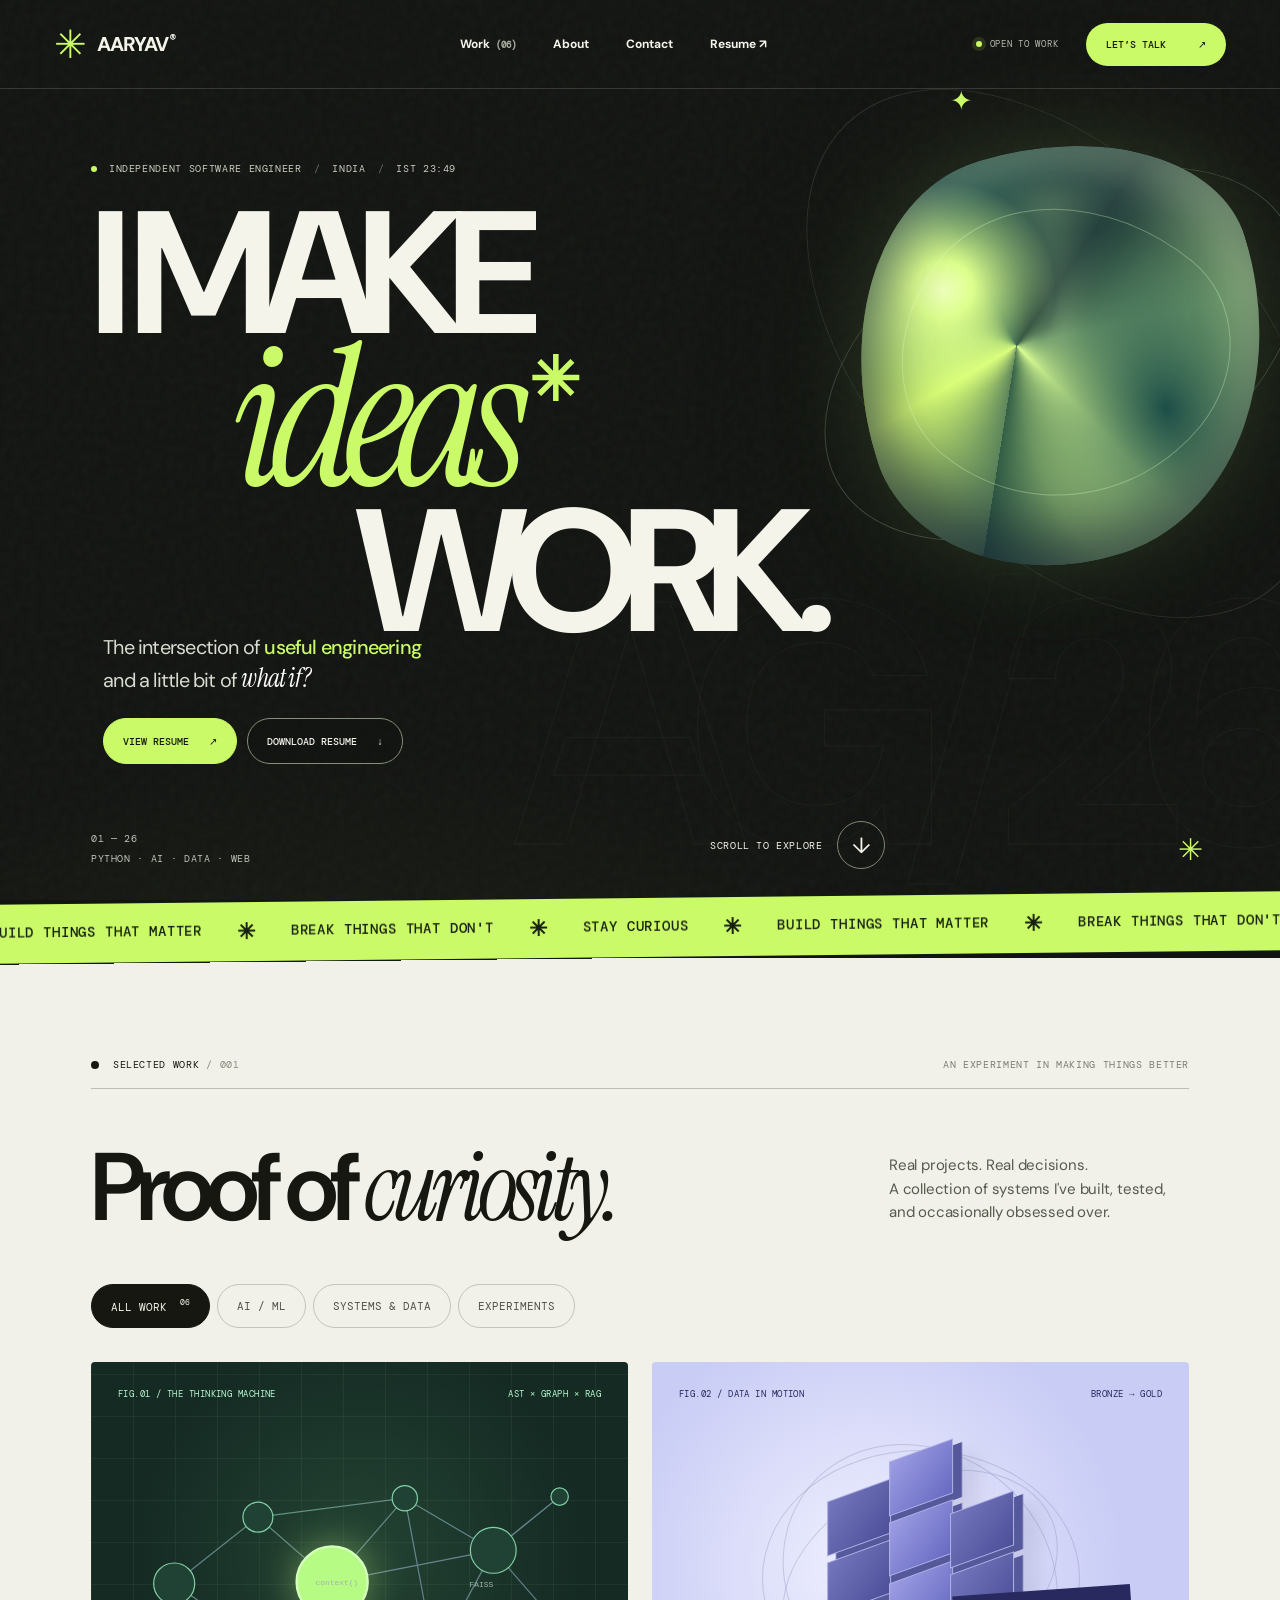
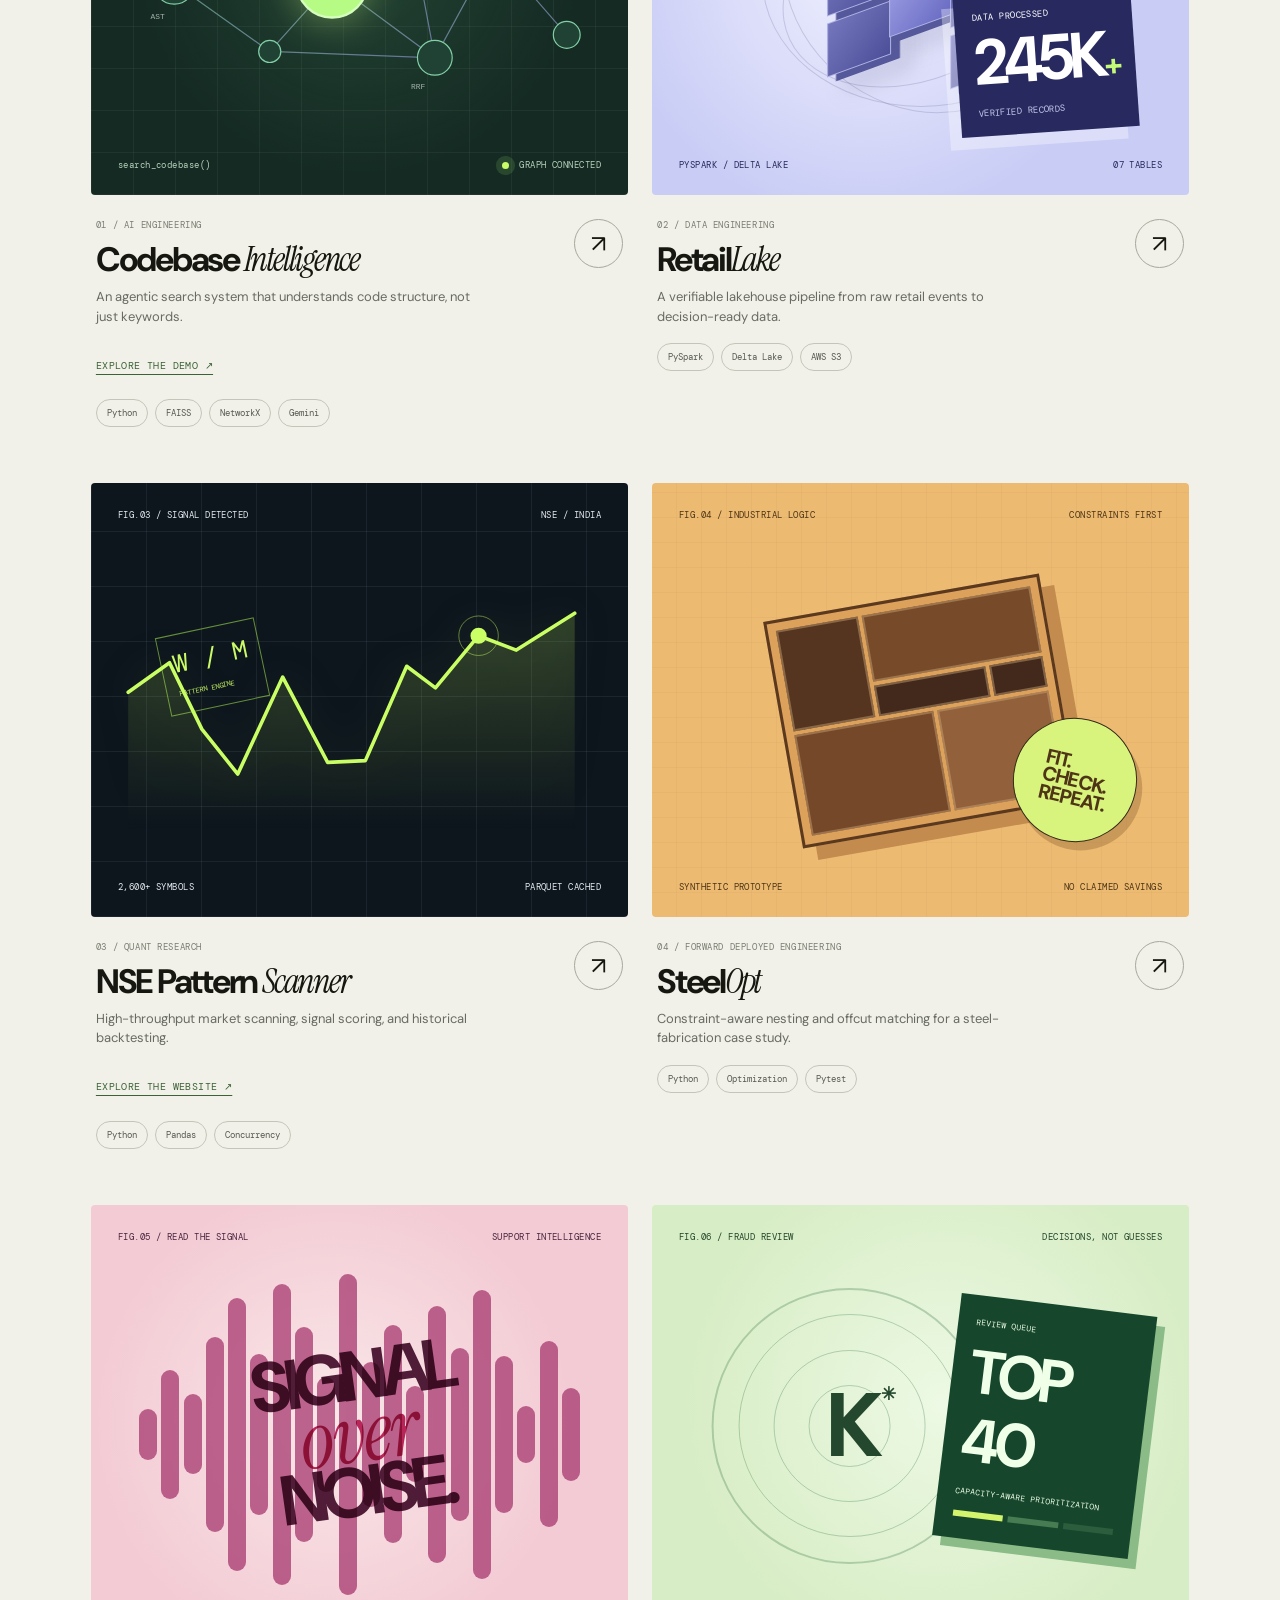
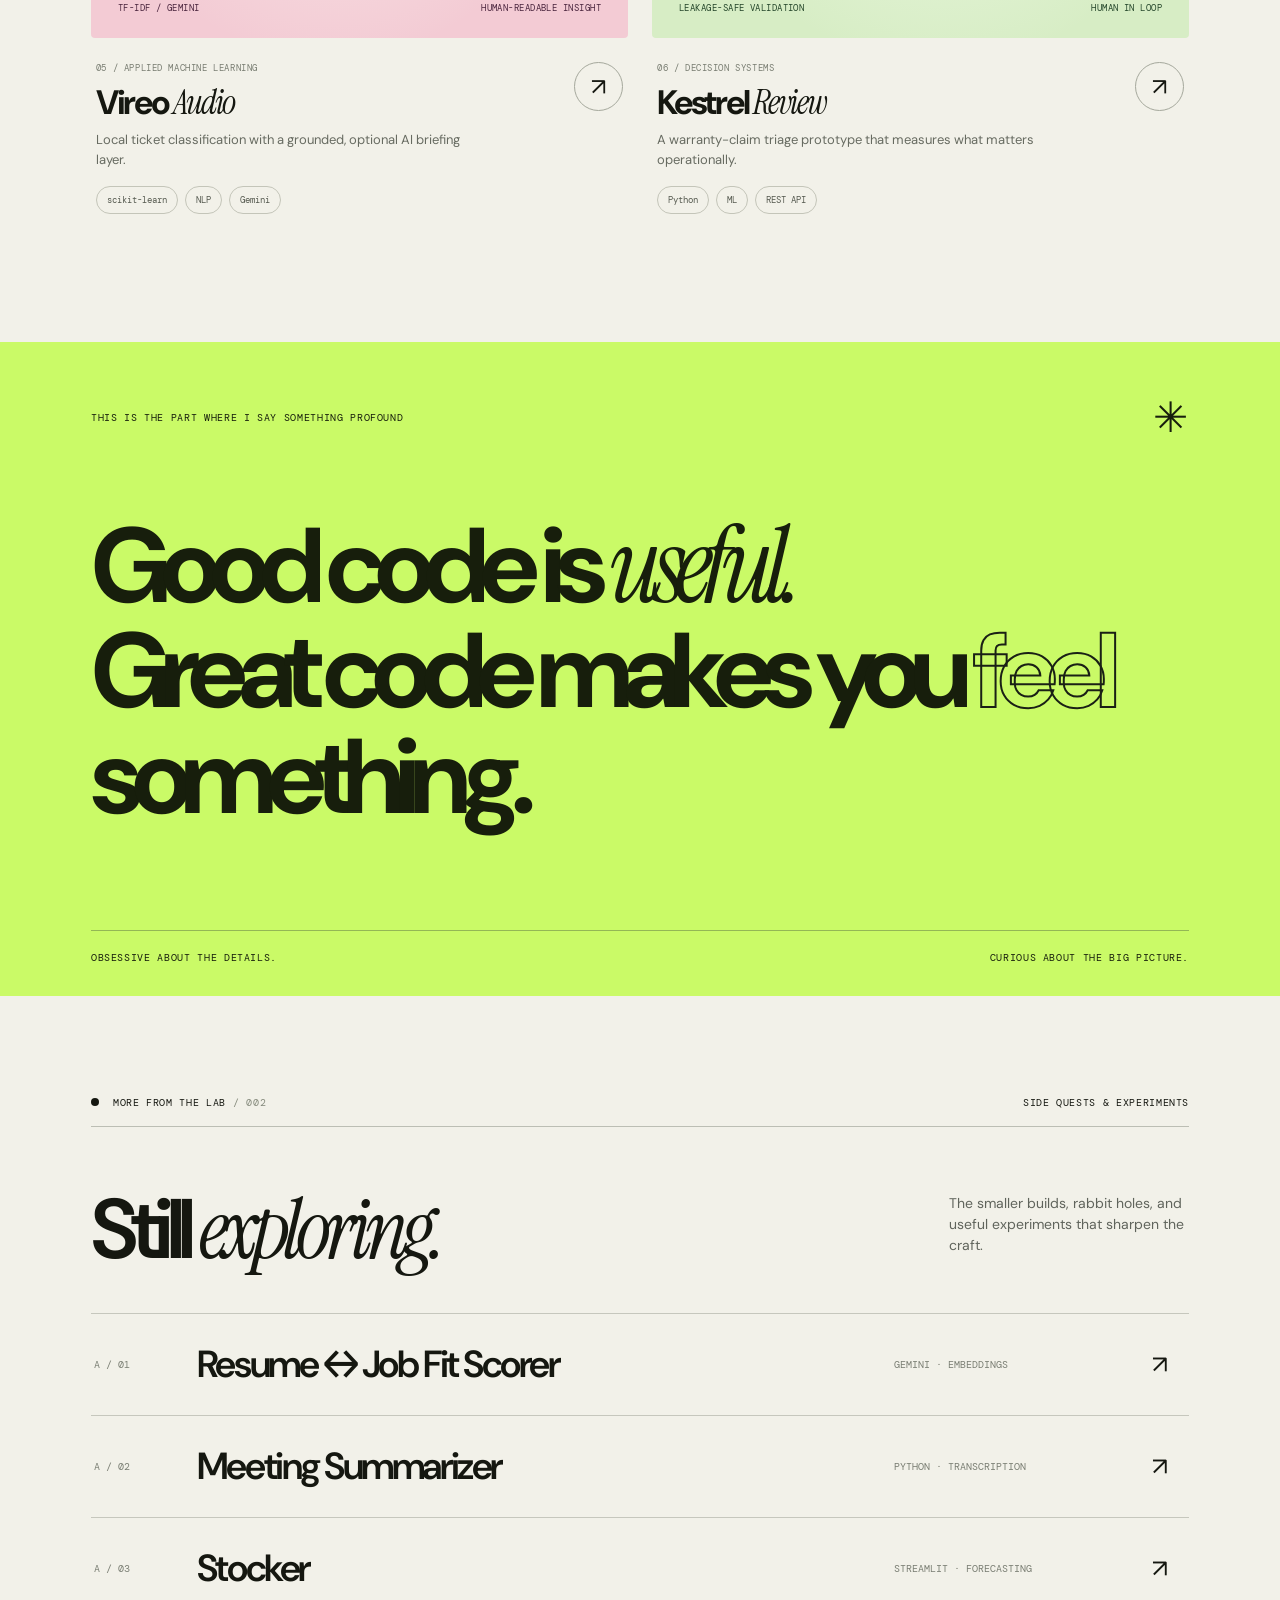
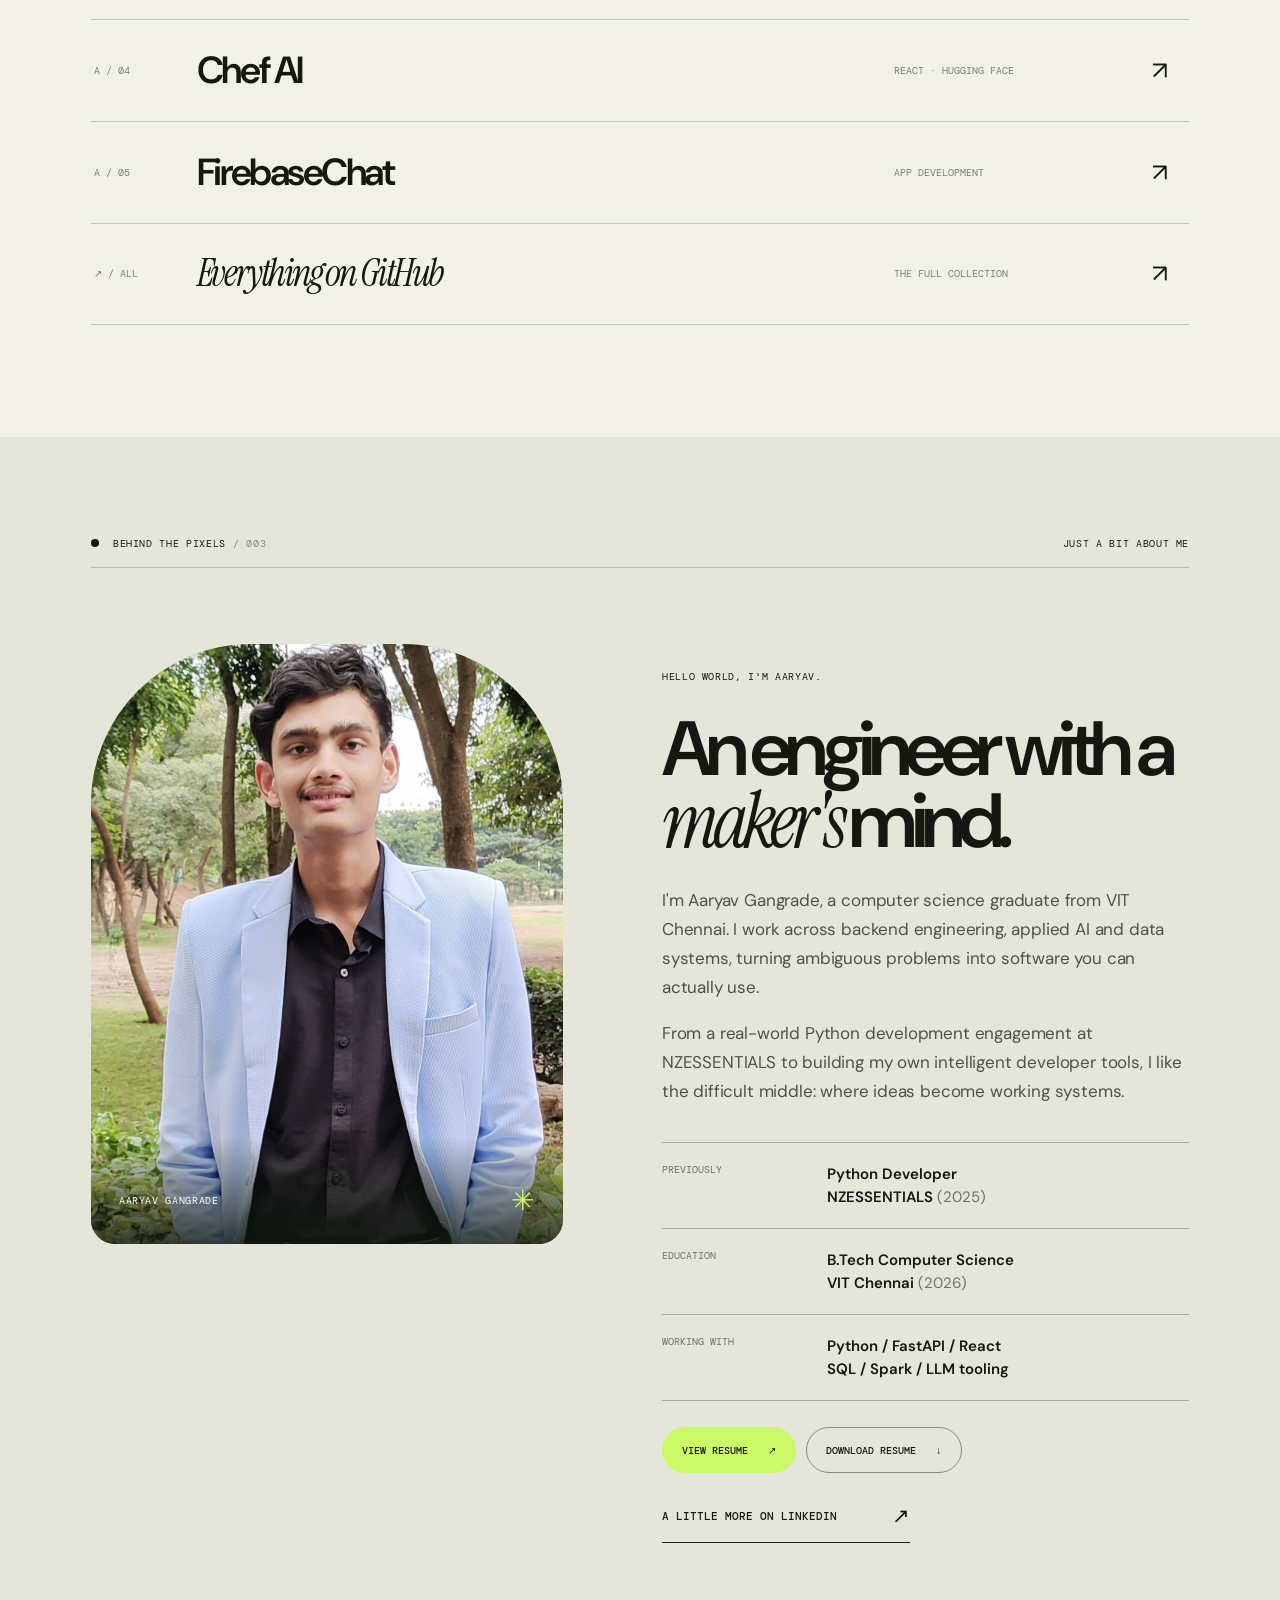
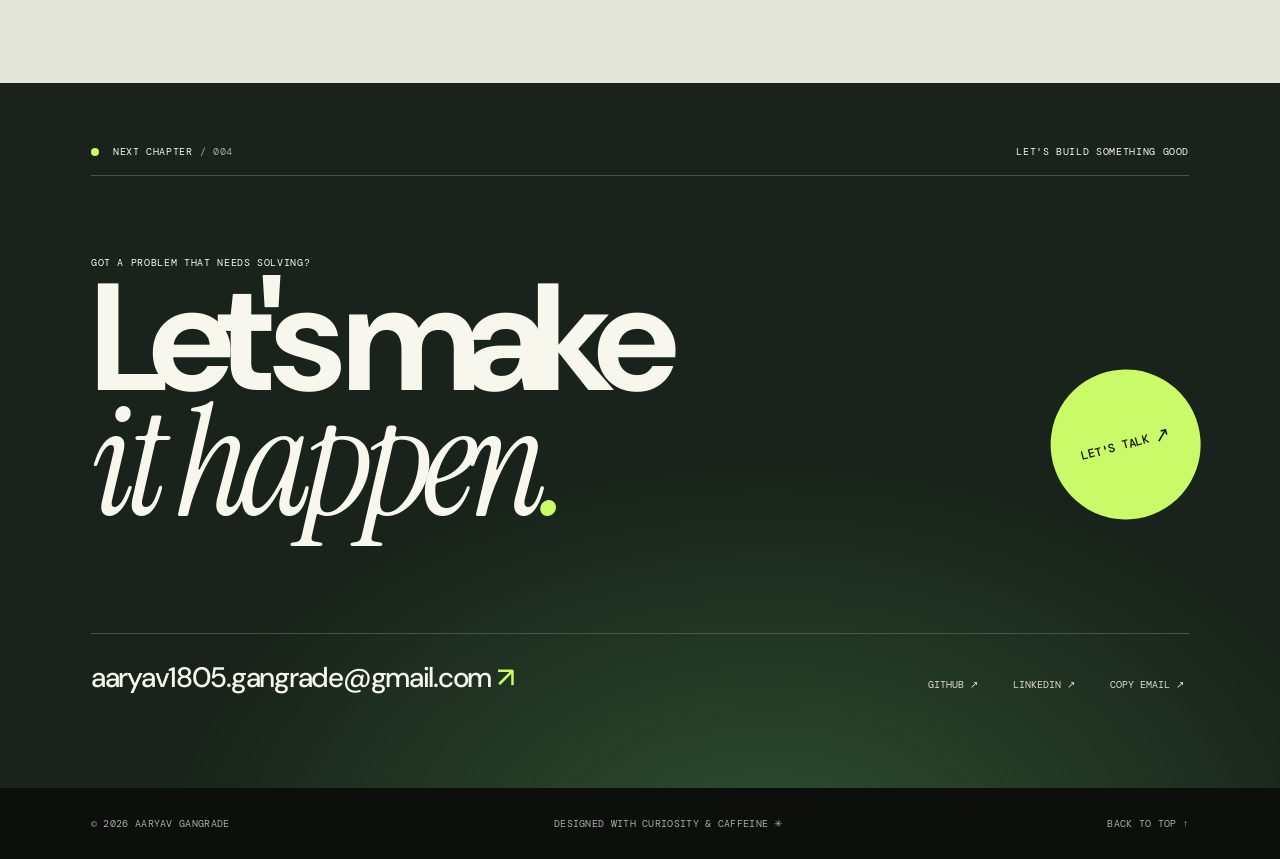
<file: index.html>
<!doctype html>
<html lang="en">
<head>
  <meta charset="utf-8" />
  <meta name="viewport" content="width=device-width, initial-scale=1" />
  <meta name="theme-color" content="#11130f" />
  <meta name="description" content="Aaryav Gangrade — software engineer building intelligent tools, data platforms, and playful experiences. Explore selected projects and experiments." />
  <meta property="og:title" content="Aaryav Gangrade — Software Engineer & Creative Builder" />
  <meta property="og:description" content="Creative engineering. Useful systems. A selected collection of Python, AI and data projects." />
  <meta property="og:type" content="website" />
  <title>Aaryav Gangrade® — Creative engineering</title>
  <link rel="icon" type="image/svg+xml" href="assets/favicon.svg" />
  <link rel="preconnect" href="https://fonts.googleapis.com" />
  <link rel="preconnect" href="https://fonts.gstatic.com" crossorigin />
  <link href="https://fonts.googleapis.com/css2?family=DM+Mono:wght@400;500&family=DM+Sans:wght@400;500;600;700;800&family=Instrument+Serif:ital@0;1&display=swap" rel="stylesheet" />
  <link rel="stylesheet" href="assets/styles.css?v=20261103-project-sites" />
</head>
<body>
  <a href="#main" class="skip-link">Skip to content</a>
  <div class="page-progress" aria-hidden="true"><span></span></div>
  <div class="pointer-halo" aria-hidden="true"></div>
  <div class="pointer-dot" aria-hidden="true"></div>

  <header class="site-header" id="top">
    <a class="brand" href="#top" aria-label="Aaryav Gangrade, back to top">
      <span class="brand-icon" aria-hidden="true">✳</span><span class="brand-name">AARYAV<span class="brand-reg">®</span></span>
    </a>
    <nav class="site-nav" aria-label="Main navigation">
      <a href="#work" class="nav-link">Work <span class="nav-num">(06)</span></a>
      <a href="#about" class="nav-link">About</a>
      <a href="#contact" class="nav-link">Contact</a>
      <a href="assets/Aaryav_Gangrade_Resume.pdf?v=20261103-links" class="nav-link" target="_blank" rel="noopener noreferrer">Resume ↗</a>
    </nav>
    <div class="header-right"><span class="availability"><i aria-hidden="true"></i> OPEN TO WORK</span><a class="menu-cta" href="mailto:aaryav1805.gangrade@gmail.com">LET’S TALK <span aria-hidden="true">↗</span></a></div>
    <button class="mobile-toggle" aria-label="Open menu" aria-expanded="false" aria-controls="mobile-nav"><span></span><span></span></button>
    <nav class="mobile-nav" id="mobile-nav" aria-label="Mobile navigation" hidden><a href="#work">Work ↗</a><a href="#about">About ↗</a><a href="#contact">Contact ↗</a><a href="assets/Aaryav_Gangrade_Resume.pdf?v=20261103-links" target="_blank" rel="noopener noreferrer">View resume ↗</a><a href="assets/Aaryav_Gangrade_Resume.pdf?v=20261103-links" download="Aaryav_Gangrade_Resume.pdf">Download resume ↓</a></nav>
  </header>

  <main id="main">
    <section class="hero" aria-labelledby="hero-title">
      <div class="hero-noise" aria-hidden="true"></div>
      <div class="hero-headline-wrap">
        <div class="hero-index mono reveal"><span class="eyebrow-dot"></span> INDEPENDENT SOFTWARE ENGINEER <span class="separator">/</span> INDIA <span class="separator">/</span> <span id="local-time">IST 00:00</span></div>
        <h1 id="hero-title" class="hero-title"><span class="hero-title-line reveal"><span>I MAKE</span></span><span class="hero-title-line hero-title-italic reveal"><em>ideas</em><span class="asterisk">✳</span></span><span class="hero-title-line hero-title-last reveal"><span>WORK.</span></span></h1>
        <div class="hero-intro reveal"><p>The intersection of <strong>useful engineering</strong><br>and a little bit of <em>what if?</em></p><div class="resume-actions"><a class="resume-button resume-view" href="assets/Aaryav_Gangrade_Resume.pdf?v=20261103-links" target="_blank" rel="noopener noreferrer">VIEW RESUME <span aria-hidden="true">↗</span></a><a class="resume-button resume-download" href="assets/Aaryav_Gangrade_Resume.pdf?v=20261103-links" download="Aaryav_Gangrade_Resume.pdf">DOWNLOAD RESUME <span aria-hidden="true">↓</span></a></div></div>
      </div>
      <div class="hero-object" aria-hidden="true">
        <div class="object-ring object-ring-one"></div><div class="object-ring object-ring-two"></div>
        <div class="object-core"><div class="object-shine"></div></div>
        <span class="object-orbit orbit-one">✦</span><span class="object-orbit orbit-two">✳</span>
      </div>
      <div class="hero-bottom"><div class="hero-role mono"><span>01 — 26</span><br><span>PYTHON · AI · DATA · WEB</span></div><a class="scroll-indicator" href="#work"><span>SCROLL TO EXPLORE</span><span class="scroll-arrow" aria-hidden="true">↓</span></a><div class="hero-asterisk" aria-hidden="true">✳</div></div>
      <div class="hero-outline" aria-hidden="true">AG/26</div>
    </section>

    <div class="ticker" aria-label="Build, break, learn, repeat"><div class="ticker-track" aria-hidden="true"><span>BUILD THINGS THAT MATTER <b>✳</b> BREAK THINGS THAT DON'T <b>✳</b> STAY CURIOUS <b>✳</b> BUILD THINGS THAT MATTER <b>✳</b> BREAK THINGS THAT DON'T <b>✳</b> STAY CURIOUS <b>✳</b></span><span>BUILD THINGS THAT MATTER <b>✳</b> BREAK THINGS THAT DON'T <b>✳</b> STAY CURIOUS <b>✳</b> BUILD THINGS THAT MATTER <b>✳</b> BREAK THINGS THAT DON'T <b>✳</b> STAY CURIOUS <b>✳</b></span></div></div>

    <section class="work-section" id="work" aria-labelledby="work-heading">
      <div class="section-topline"><span class="mono"><span class="section-dot"></span> SELECTED WORK <span class="section-topnum">/ 001</span></span><span class="mono top-note">AN EXPERIMENT IN MAKING THINGS BETTER</span></div>
      <div class="work-intro"><h2 id="work-heading">Proof of <em>curiosity.</em></h2><p>Real projects. Real decisions.<br>A collection of systems I've built, tested, and occasionally obsessed over.</p></div>
      <div class="project-filter" role="group" aria-label="Filter projects"><button type="button" class="filter-btn active" data-filter="all" aria-pressed="true">ALL WORK <sup>06</sup></button><button type="button" class="filter-btn" data-filter="ai" aria-pressed="false">AI / ML</button><button type="button" class="filter-btn" data-filter="systems" aria-pressed="false">SYSTEMS & DATA</button><button type="button" class="filter-btn" data-filter="experiments" aria-pressed="false">EXPERIMENTS</button></div>
      <div class="project-grid" id="project-grid">
        <article class="project-card project-card-large reveal" data-type="ai systems" data-project="codebase">
          <button class="project-click" type="button" aria-label="Explore Codebase Intelligence project"><div class="project-visual visual-codebase">
            <div class="visual-upper"><span>FIG.01 / THE THINKING MACHINE</span><span>AST × GRAPH × RAG</span></div>
            <svg class="graph-svg" viewBox="0 0 680 330" role="img" aria-label="Abstract code graph with linked nodes"><defs><linearGradient id="graphline" x1="0" y1="0" x2="1" y2="1"><stop stop-color="#97E6BD"/><stop offset="1" stop-color="#A8A8F5"/></linearGradient></defs><g class="graph-lines" stroke="url(#graphline)" stroke-width="1.5" fill="none" opacity=".54"><path d="M106 172 212 88 306 170 398 64 510 130 594 62"/><path d="M106 172 227 258 306 170 436 266 510 130 603 237"/><path d="M212 88 398 64 436 266 227 258"/><path d="M306 170 510 130 594 62"/></g><g class="graph-nodes"><circle cx="106" cy="172" r="26"/><circle cx="212" cy="88" r="19"/><circle cx="227" cy="258" r="14"/><circle cx="306" cy="170" r="45" class="center-node"/><circle cx="398" cy="64" r="16"/><circle cx="436" cy="266" r="22"/><circle cx="510" cy="130" r="29"/><circle cx="594" cy="62" r="11"/><circle cx="603" cy="237" r="17"/></g><g class="graph-labels" fill="#a2b3a8" font-size="10" font-family="monospace"><text x="285" y="174">context()</text><text x="76" y="217">AST</text><text x="480" y="177">FAISS</text><text x="406" y="305">RRF</text></g></svg>
            <div class="visual-bottom"><span>search_codebase()</span><span class="green-dot"></span><span>GRAPH CONNECTED</span></div>
          </div></button>
          <div class="project-meta"><div><p class="project-label">01 / AI ENGINEERING</p><h3>Codebase <span>Intelligence</span></h3><p class="project-desc">An agentic search system that understands code structure, not just keywords.</p><a class="project-site-link" href="projects/codebase-intelligence/" target="_blank" rel="noopener noreferrer">EXPLORE THE DEMO ↗</a><div class="tags"><span>Python</span><span>FAISS</span><span>NetworkX</span><span>Gemini</span></div></div><button class="project-arrow" data-open="codebase" type="button" aria-label="Project details: Codebase Intelligence">↗</button></div>
        </article>
        <article class="project-card reveal" data-type="systems" data-project="retail">
          <button class="project-click" type="button" aria-label="Explore RetailLake project"><div class="project-visual visual-retail"><div class="visual-upper"><span>FIG.02 / DATA IN MOTION</span><span>BRONZE → GOLD</span></div><div class="retail-art"><div class="retail-orbit orbit-a"></div><div class="retail-orbit orbit-b"></div><div class="retail-orbit orbit-c"></div><div class="retail-column c1"><i></i><i></i><i></i></div><div class="retail-column c2"><i></i><i></i><i></i></div><div class="retail-column c3"><i></i><i></i><i></i></div><div class="retail-stat"><span>DATA PROCESSED</span><strong>245K<span>+</span></strong><small>VERIFIED RECORDS</small></div></div><div class="visual-bottom"><span>PYSPARK / DELTA LAKE</span><span>07 TABLES</span></div></div></button>
          <div class="project-meta"><div><p class="project-label">02 / DATA ENGINEERING</p><h3>Retail<span>Lake</span></h3><p class="project-desc">A verifiable lakehouse pipeline from raw retail events to decision-ready data.</p><div class="tags"><span>PySpark</span><span>Delta Lake</span><span>AWS S3</span></div></div><button class="project-arrow" data-open="retail" type="button" aria-label="Project details: RetailLake">↗</button></div>
        </article>
        <article class="project-card reveal" data-type="systems" data-project="nse">
          <button class="project-click" type="button" aria-label="Explore NSE Pattern Scanner project"><div class="project-visual visual-nse"><div class="visual-upper"><span>FIG.03 / SIGNAL DETECTED</span><span>NSE / INDIA</span></div><div class="chart-art"><div class="chart-horizontal"></div><svg viewBox="0 0 550 270" role="img" aria-label="Financial chart with a W-shaped breakout signal"><path d="M18 115 L64 82 L100 156 L140 206 L190 98 L240 193 L282 191 L328 86 L360 110 L408 52 L450 68 L515 27" fill="none" stroke="#C9FF64" stroke-width="4" stroke-linecap="round" stroke-linejoin="round"/><path d="M18 115 L64 82 L100 156 L140 206 L190 98 L240 193 L282 191 L328 86 L360 110 L408 52 L450 68 L515 27 L515 270 L18 270 Z" fill="url(#chartfade)"/><defs><linearGradient id="chartfade" x1="0" y1="0" x2="0" y2="1"><stop stop-color="#C9FF64" stop-opacity=".18"/><stop offset="1" stop-color="#C9FF64" stop-opacity="0"/></linearGradient></defs><circle cx="408" cy="52" r="9" fill="#C9FF64"/><circle cx="408" cy="52" r="22" fill="none" stroke="#C9FF64" opacity=".5"/></svg><div class="chart-label"><span>W / M</span><small>PATTERN ENGINE</small></div></div><div class="visual-bottom"><span>2,600+ SYMBOLS</span><span>PARQUET CACHED</span></div></div></button>
          <div class="project-meta"><div><p class="project-label">03 / QUANT RESEARCH</p><h3>NSE Pattern <span>Scanner</span></h3><p class="project-desc">High-throughput market scanning, signal scoring, and historical backtesting.</p><a class="project-site-link" href="projects/nse-scanner/" target="_blank" rel="noopener noreferrer">EXPLORE THE WEBSITE ↗</a><div class="tags"><span>Python</span><span>Pandas</span><span>Concurrency</span></div></div><button class="project-arrow" data-open="nse" type="button" aria-label="Project details: NSE Pattern Scanner">↗</button></div>
        </article>
        <article class="project-card reveal" data-type="experiments systems" data-project="steel">
          <button class="project-click" type="button" aria-label="Explore SteelOpt project"><div class="project-visual visual-steel"><div class="visual-upper"><span>FIG.04 / INDUSTRIAL LOGIC</span><span>CONSTRAINTS FIRST</span></div><div class="steel-art"><div class="steel-board"><span class="steel-shape shape-one"></span><span class="steel-shape shape-two"></span><span class="steel-shape shape-three"></span><span class="steel-shape shape-four"></span><span class="steel-shape shape-five"></span><span class="steel-shape shape-six"></span></div><div class="steel-sticker">FIT.<br>CHECK.<br>REPEAT.</div></div><div class="visual-bottom"><span>SYNTHETIC PROTOTYPE</span><span>NO CLAIMED SAVINGS</span></div></div></button>
          <div class="project-meta"><div><p class="project-label">04 / FORWARD DEPLOYED ENGINEERING</p><h3>Steel<span>Opt</span></h3><p class="project-desc">Constraint-aware nesting and offcut matching for a steel-fabrication case study.</p><div class="tags"><span>Python</span><span>Optimization</span><span>Pytest</span></div></div><button class="project-arrow" data-open="steel" type="button" aria-label="Project details: SteelOpt">↗</button></div>
        </article>
        <article class="project-card reveal" data-type="ai experiments" data-project="vireo">
          <button class="project-click" type="button" aria-label="Explore Vireo Audio project"><div class="project-visual visual-vireo"><div class="visual-upper"><span>FIG.05 / READ THE SIGNAL</span><span>SUPPORT INTELLIGENCE</span></div><div class="vireo-art"><div class="wave-bars" aria-hidden="true"><i style="--h:16%"></i><i style="--h:40%"></i><i style="--h:25%"></i><i style="--h:61%"></i><i style="--h:85%"></i><i style="--h:50%"></i><i style="--h:94%"></i><i style="--h:67%"></i><i style="--h:36%"></i><i style="--h:100%"></i><i style="--h:45%"></i><i style="--h:68%"></i><i style="--h:30%"></i><i style="--h:80%"></i><i style="--h:54%"></i><i style="--h:90%"></i><i style="--h:49%"></i><i style="--h:18%"></i><i style="--h:58%"></i><i style="--h:29%"></i></div><div class="vireo-center">SIGNAL<br><em>over</em><br>NOISE.</div></div><div class="visual-bottom"><span>TF-IDF / GEMINI</span><span>HUMAN-READABLE INSIGHT</span></div></div></button>
          <div class="project-meta"><div><p class="project-label">05 / APPLIED MACHINE LEARNING</p><h3>Vireo <span>Audio</span></h3><p class="project-desc">Local ticket classification with a grounded, optional AI briefing layer.</p><div class="tags"><span>scikit-learn</span><span>NLP</span><span>Gemini</span></div></div><button class="project-arrow" data-open="vireo" type="button" aria-label="Project details: Vireo Audio">↗</button></div>
        </article>
        <article class="project-card reveal" data-type="ai systems" data-project="kestrel">
          <button class="project-click" type="button" aria-label="Explore Kestrel project"><div class="project-visual visual-kestrel"><div class="visual-upper"><span>FIG.06 / FRAUD REVIEW</span><span>DECISIONS, NOT GUESSES</span></div><div class="kestrel-art"><div class="risk-target"><span></span><span></span><span></span><span></span><div class="risk-center">K<span>✳</span></div></div><div class="risk-panel"><span>REVIEW QUEUE</span><b>TOP 40</b><small>CAPACITY-AWARE PRIORITIZATION</small><div class="risk-lines"><i></i><i></i><i></i></div></div></div><div class="visual-bottom"><span>LEAKAGE-SAFE VALIDATION</span><span>HUMAN IN LOOP</span></div></div></button>
          <div class="project-meta"><div><p class="project-label">06 / DECISION SYSTEMS</p><h3>Kestrel <span>Review</span></h3><p class="project-desc">A warranty-claim triage prototype that measures what matters operationally.</p><div class="tags"><span>Python</span><span>ML</span><span>REST API</span></div></div><button class="project-arrow" data-open="kestrel" type="button" aria-label="Project details: Kestrel Review">↗</button></div>
        </article>
      </div>
      <p class="no-results" id="no-results" hidden>No projects in this category yet.</p>
    </section>

    <section class="statement" aria-label="Design philosophy"><div class="statement-top mono"><span>THIS IS THE PART WHERE I SAY SOMETHING PROFOUND</span><span>✳</span></div><p class="statement-quote reveal">Good code is <em>useful.</em><br>Great code makes you <span class="quote-outline">feel</span> something.</p><div class="statement-bottom mono"><span>OBSESSIVE ABOUT THE DETAILS.</span><span>CURIOUS ABOUT THE BIG PICTURE.</span></div></section>

    <section class="archive-section" id="archive" aria-labelledby="archive-heading"><div class="section-topline"><span class="mono"><span class="section-dot"></span> MORE FROM THE LAB <span class="section-topnum">/ 002</span></span><span class="mono">SIDE QUESTS & EXPERIMENTS</span></div><div class="archive-header"><h2 id="archive-heading">Still <em>exploring.</em></h2><p>The smaller builds, rabbit holes, and useful experiments that sharpen the craft.</p></div><div class="archive-list">
      <a href="https://github.com/AaryavGangrade/resume-jd-fit-scorer" target="_blank" rel="noopener noreferrer" class="archive-item"><span class="archive-index">A / 01</span><span class="archive-name">Resume ↔ Job Fit Scorer</span><span class="archive-cats">GEMINI · EMBEDDINGS</span><span class="archive-arrow" aria-hidden="true">↗</span></a>
      <a href="https://github.com/AaryavGangrade/MeetingSummarizer" target="_blank" rel="noopener noreferrer" class="archive-item"><span class="archive-index">A / 02</span><span class="archive-name">Meeting Summarizer</span><span class="archive-cats">PYTHON · TRANSCRIPTION</span><span class="archive-arrow" aria-hidden="true">↗</span></a>
      <a href="https://github.com/AaryavGangrade/Stocker" target="_blank" rel="noopener noreferrer" class="archive-item"><span class="archive-index">A / 03</span><span class="archive-name">Stocker</span><span class="archive-cats">STREAMLIT · FORECASTING</span><span class="archive-arrow" aria-hidden="true">↗</span></a>
      <a href="https://github.com/AaryavGangrade/Recipe_Generator" target="_blank" rel="noopener noreferrer" class="archive-item"><span class="archive-index">A / 04</span><span class="archive-name">Chef AI</span><span class="archive-cats">REACT · HUGGING FACE</span><span class="archive-arrow" aria-hidden="true">↗</span></a>
      <a href="https://github.com/AaryavGangrade/FirebaseChat" target="_blank" rel="noopener noreferrer" class="archive-item"><span class="archive-index">A / 05</span><span class="archive-name">FirebaseChat</span><span class="archive-cats">APP DEVELOPMENT</span><span class="archive-arrow" aria-hidden="true">↗</span></a>
      <a href="https://github.com/AaryavGangrade" target="_blank" rel="noopener noreferrer" class="archive-item archive-last"><span class="archive-index">↗ / ALL</span><span class="archive-name">Everything on GitHub</span><span class="archive-cats">THE FULL COLLECTION</span><span class="archive-arrow" aria-hidden="true">↗</span></a>
    </div></section>

    <section class="about-section" id="about" aria-labelledby="about-heading"><div class="section-topline"><span class="mono"><span class="section-dot"></span> BEHIND THE PIXELS <span class="section-topnum">/ 003</span></span><span class="mono">JUST A BIT ABOUT ME</span></div><div class="about-grid"><div class="about-left"><figure class="about-portrait"><img src="assets/aaryav-portrait.jpeg" alt="Aaryav Gangrade wearing a light blue blazer outdoors" width="1599" height="1599" loading="lazy" decoding="async"><figcaption class="portrait-caption mono"><span>AARYAV GANGRADE</span><span aria-hidden="true">✳</span></figcaption></figure></div><div class="about-right"><p class="about-kicker mono">HELLO WORLD, I'M AARYAV.</p><h2 id="about-heading">An engineer with a <em>maker's</em> mind.</h2><p class="about-copy">I'm Aaryav Gangrade, a computer science graduate from VIT Chennai. I work across backend engineering, applied AI and data systems, turning ambiguous problems into software you can actually use.</p><p class="about-copy">From a real-world Python development engagement at NZESSENTIALS to building my own intelligent developer tools, I like the difficult middle: where ideas become working systems.</p><div class="about-details"><div><small>PREVIOUSLY</small><strong>Python Developer<br>NZESSENTIALS <span>(2025)</span></strong></div><div><small>EDUCATION</small><strong>B.Tech Computer Science<br>VIT Chennai <span>(2026)</span></strong></div><div><small>WORKING WITH</small><strong>Python / FastAPI / React<br>SQL / Spark / LLM tooling</strong></div></div><div class="resume-actions"><a class="resume-button resume-view" href="assets/Aaryav_Gangrade_Resume.pdf?v=20261103-links" target="_blank" rel="noopener noreferrer">VIEW RESUME <span aria-hidden="true">↗</span></a><a class="resume-button resume-download" href="assets/Aaryav_Gangrade_Resume.pdf?v=20261103-links" download="Aaryav_Gangrade_Resume.pdf">DOWNLOAD RESUME <span aria-hidden="true">↓</span></a></div><a href="https://www.linkedin.com/in/aaryav-gangrade" target="_blank" rel="noopener noreferrer" class="about-social">A LITTLE MORE ON LINKEDIN <span aria-hidden="true">↗</span></a></div></div></section>

    <section class="contact-section" id="contact" aria-labelledby="contact-heading"><div class="contact-glow" aria-hidden="true"></div><div class="section-topline light"><span class="mono"><span class="section-dot"></span> NEXT CHAPTER <span class="section-topnum">/ 004</span></span><span class="mono">LET'S BUILD SOMETHING GOOD</span></div><div class="contact-content"><p class="contact-kicker mono">GOT A PROBLEM THAT NEEDS SOLVING?</p><h2 id="contact-heading">Let's make<br><em>it happen<span>.</span></em></h2><a class="contact-circle" href="mailto:aaryav1805.gangrade@gmail.com?subject=Let%27s%20build%20something" aria-label="Send an email to Aaryav">LET'S TALK <span aria-hidden="true">↗</span></a></div><div class="contact-bottom"><a class="email-link" href="mailto:aaryav1805.gangrade@gmail.com">aaryav1805.gangrade@gmail.com <span>↗</span></a><div class="social-links"><a href="https://github.com/AaryavGangrade" target="_blank" rel="noopener noreferrer">GITHUB ↗</a><a href="https://www.linkedin.com/in/aaryav-gangrade" target="_blank" rel="noopener noreferrer">LINKEDIN ↗</a><button type="button" id="copy-email">COPY EMAIL <span>↗</span></button></div></div></section>
  </main>
  <footer class="site-footer"><span>© <span id="year">2026</span> AARYAV GANGRADE</span><span>DESIGNED WITH CURIOSITY & CAFFEINE ✳</span><a href="#top">BACK TO TOP ↑</a></footer>
  <dialog class="project-dialog" id="project-dialog" aria-labelledby="dialog-title"><div class="dialog-inner"><button type="button" class="dialog-close" aria-label="Close project details">×</button><div class="dialog-id mono" id="dialog-id"></div><h2 id="dialog-title"></h2><p class="dialog-subtitle" id="dialog-subtitle"></p><div class="dialog-rule"></div><p class="dialog-overline mono">THE BRIEF</p><p class="dialog-body" id="dialog-body"></p><p class="dialog-overline mono">WHAT I BUILT</p><ul class="dialog-points" id="dialog-points"></ul><div class="dialog-footer"><div class="dialog-stack" id="dialog-stack"></div><div class="dialog-buttons"><a id="dialog-repo" href="https://github.com/AaryavGangrade" class="dialog-repo" target="_blank" rel="noopener noreferrer">VIEW SOURCE ↗</a><a id="dialog-demo" href="https://retaillake.netlify.app/" class="dialog-demo" target="_blank" rel="noopener noreferrer" hidden>LIVE DEMO ↗</a></div></div></div></dialog>
  <div class="toast" id="toast" role="status" aria-live="polite">EMAIL COPIED TO CLIPBOARD ↗</div>
<script src="assets/main.js?v=20261103-project-sites"></script>
<script src="assets/analytics.js" defer></script>
</body>
</html>
</file>
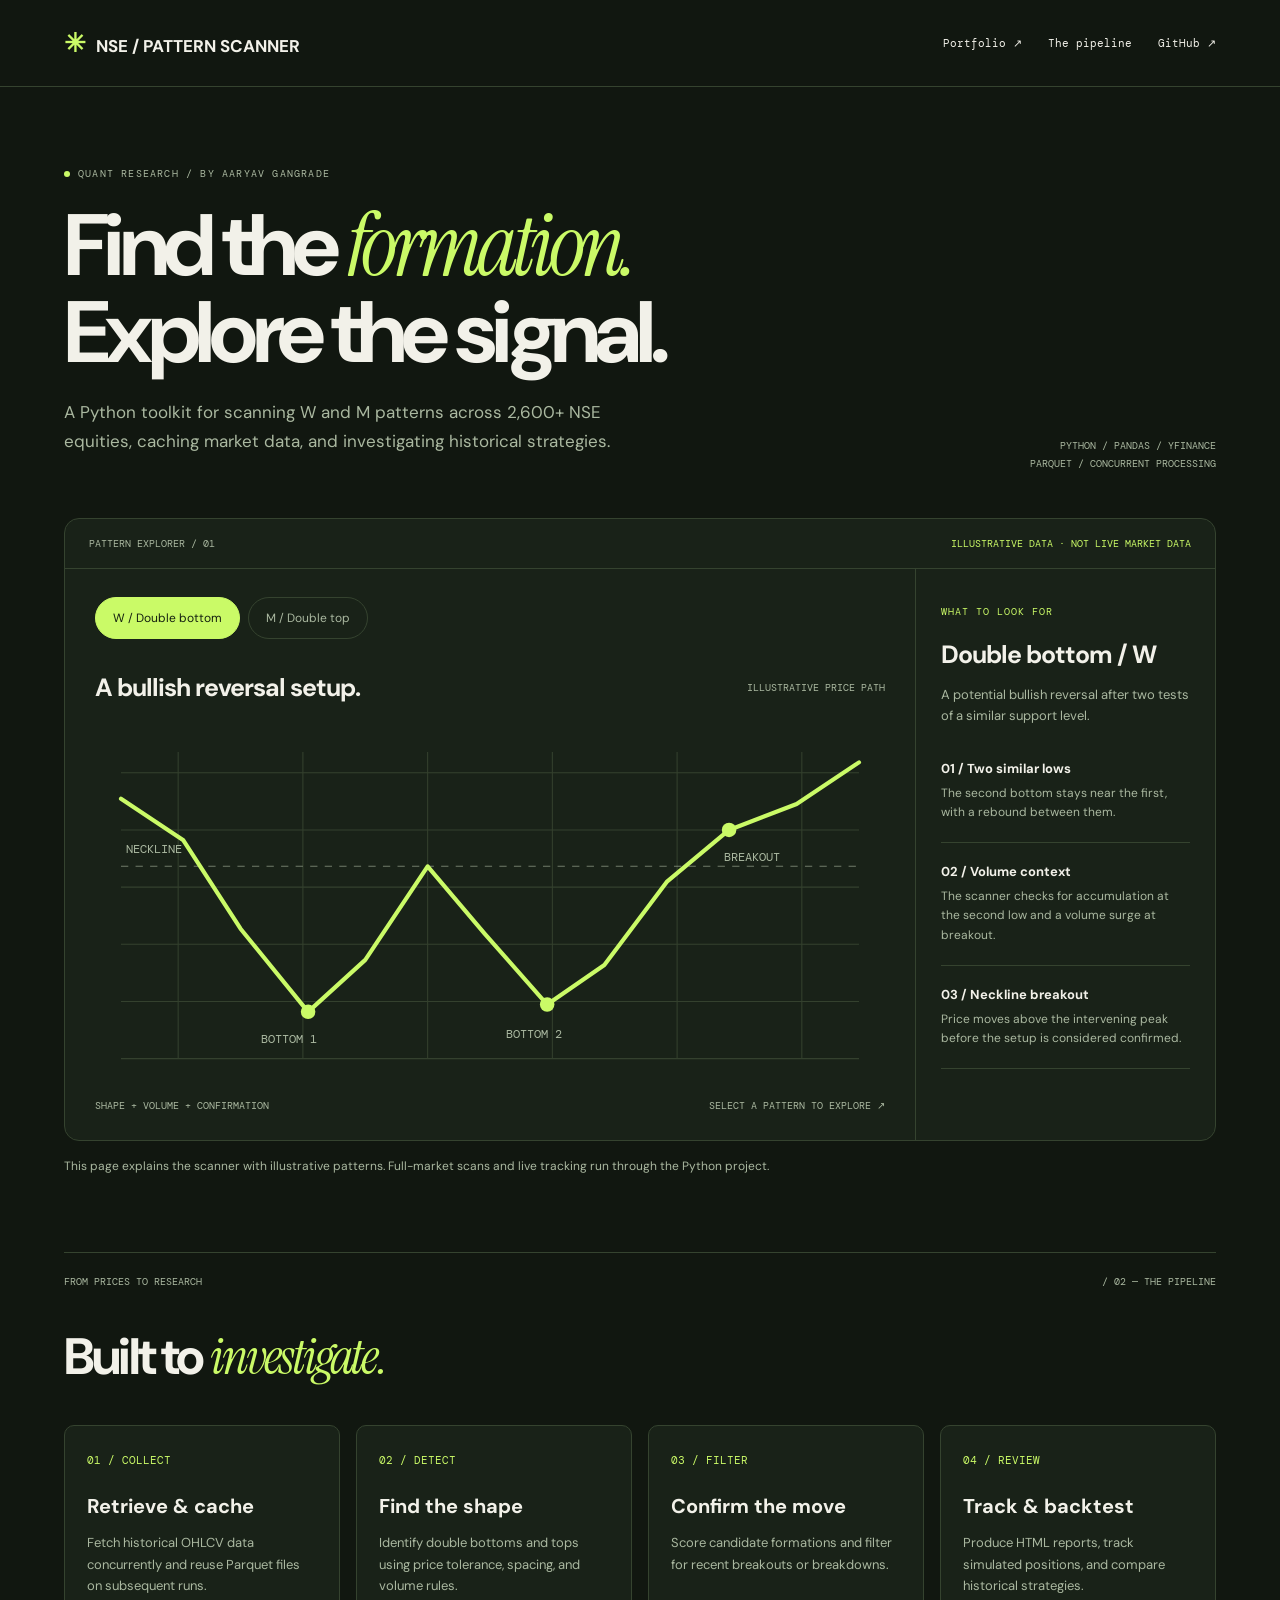
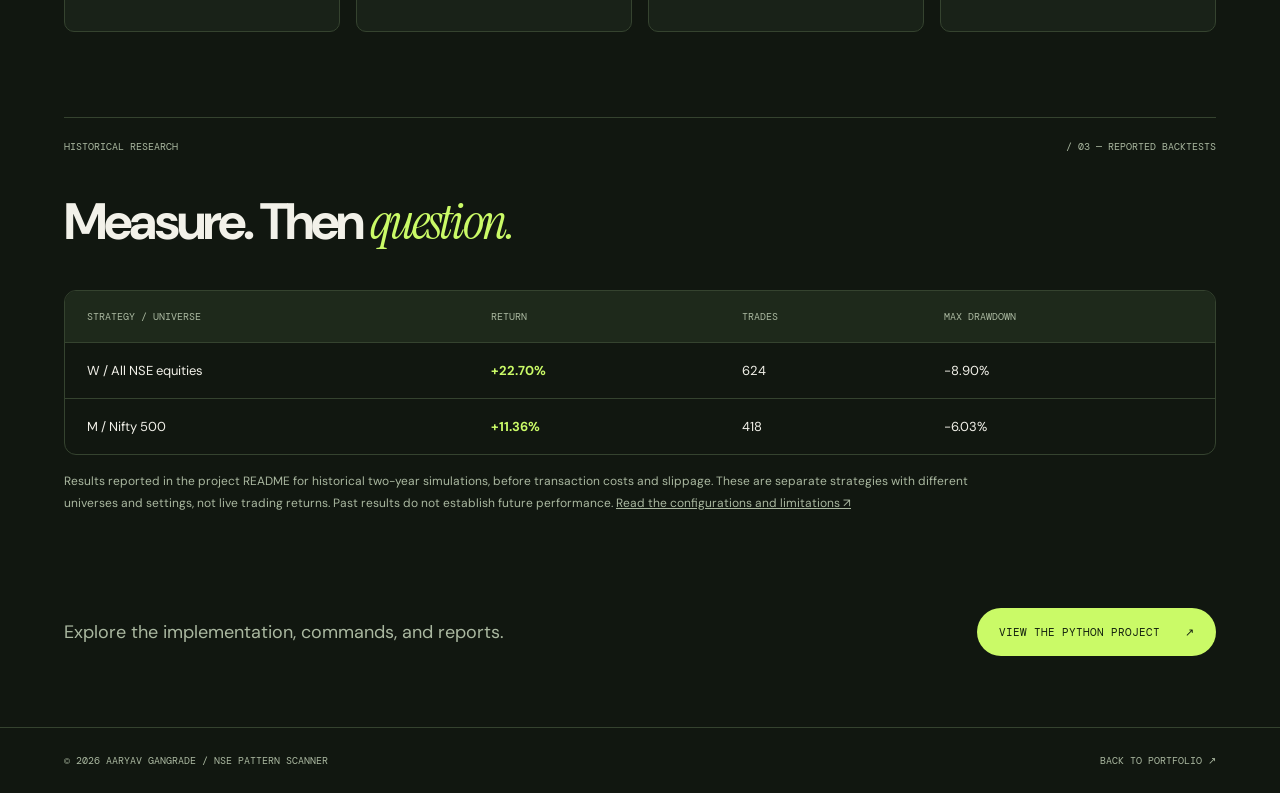
<file: projects/nse-scanner/index.html>
<!doctype html>
<html lang="en">
<head>
<meta charset="utf-8"><meta name="viewport" content="width=device-width,initial-scale=1">
<meta name="description" content="NSE Pattern Scanner by Aaryav Gangrade. Explore W/M price patterns, the Python scanning pipeline, and historical research results.">
<meta name="theme-color" content="#111710"><title>NSE Pattern Scanner — Aaryav Gangrade</title>
<link rel="icon" href="../../assets/favicon.svg" type="image/svg+xml">
<link rel="preconnect" href="https://fonts.googleapis.com"><link rel="preconnect" href="https://fonts.gstatic.com" crossorigin>
<link href="https://fonts.googleapis.com/css2?family=DM+Sans:wght@400;500;600;700&family=DM+Mono:wght@400;500&family=Instrument+Serif:ital@0;1&display=swap" rel="stylesheet">
<style>
:root{--bg:#111710;--panel:#192218;--line:#35432f;--lime:#cafa67;--text:#f2f1e9;--muted:#aab8a0;--red:#ffae99}*{box-sizing:border-box}html{scroll-behavior:smooth}body{margin:0;background:var(--bg);color:var(--text);font-family:'DM Sans',sans-serif}a{color:inherit;text-decoration:none}button{font:inherit;cursor:pointer}a:focus-visible,button:focus-visible{outline:3px solid var(--lime);outline-offset:5px}.mono,.eyebrow,small{font-family:'DM Mono',monospace}header,main,footer{max-width:1360px;margin:auto}header{padding:26px 5%;display:flex;align-items:center;justify-content:space-between;border-bottom:1px solid var(--line);gap:20px}.brand{font-weight:700;font-size:17px}.brand b{color:var(--lime);font-size:26px;margin-right:10px}nav{display:flex;gap:26px;font:11px 'DM Mono',monospace}nav a:hover{color:var(--lime)}main{padding:0 5%}.intro{padding:80px 0 45px;display:flex;justify-content:space-between;align-items:end;gap:30px}.eyebrow{font-size:10px;letter-spacing:.12em;color:var(--muted)}.eyebrow i{display:inline-block;width:6px;height:6px;background:var(--lime);border-radius:50%;margin-right:8px}h1{font-size:clamp(54px,6.8vw,94px);letter-spacing:-.065em;line-height:1;margin:22px 0}h1 em,h2 em{font-family:'Instrument Serif',serif;font-weight:400;color:var(--lime)}.intro p{max-width:570px;color:var(--muted);line-height:1.7;font-size:17px}.source{display:inline-flex;align-items:center;gap:25px;white-space:nowrap;border-radius:50px;background:var(--lime);color:#13200f;padding:17px 22px;font:11px 'DM Mono',monospace}.intro aside{font:10px 'DM Mono',monospace;color:var(--muted);text-align:right;line-height:1.8}.workbench{border:1px solid var(--line);border-radius:15px;overflow:hidden;background:var(--panel)}.bar{display:flex;justify-content:space-between;gap:12px;padding:18px 24px;border-bottom:1px solid var(--line);font:10px 'DM Mono',monospace;color:var(--muted)}.bar .sample{color:var(--lime)}.explorer{display:grid;grid-template-columns:1fr 300px}.chart{padding:28px 30px}.tabs{display:flex;gap:8px;flex-wrap:wrap}.tabs button{background:transparent;color:var(--muted);border:1px solid var(--line);border-radius:30px;padding:12px 17px;font-size:12px}.tabs button[aria-pressed="true"]{background:var(--lime);border-color:var(--lime);color:#152010}.chart-title{display:flex;justify-content:space-between;align-items:center;margin-top:32px;gap:15px}.chart-title h2{font-size:25px;margin:0;letter-spacing:-.04em}.chart-title span{font:10px 'DM Mono',monospace;color:var(--muted)}svg{width:100%;height:auto;display:block;margin-top:22px;overflow:visible}svg text{font-family:'DM Mono',monospace;font-size:12px;fill:var(--muted)}.price{fill:none;stroke:var(--lime);stroke-width:4;stroke-linecap:round;stroke-linejoin:round;transition:stroke .2s}.chart-foot{display:flex;gap:16px;justify-content:space-between;color:var(--muted);font:10px 'DM Mono',monospace;padding-top:20px}.rules{border-left:1px solid var(--line);padding:30px 25px}.rules small{color:var(--lime);font-size:10px;letter-spacing:.1em}.rules h3{font-size:25px;letter-spacing:-.04em;margin:18px 0 8px}.rules>p{color:var(--muted);font-size:13px;line-height:1.65}.rule{padding:20px 0;border-bottom:1px solid var(--line)}.rule strong{display:block;font-size:13px;margin-bottom:7px}.rule p{font-size:12px;line-height:1.6;color:var(--muted);margin:0}.note{margin:16px 0 0;font-size:12px;line-height:1.65;color:var(--muted)}section.content{padding:75px 0 10px}.section-top{display:flex;justify-content:space-between;border-top:1px solid var(--line);padding-top:22px;color:var(--muted);font:10px 'DM Mono',monospace}h2.section-title{font-size:clamp(38px,4vw,56px);letter-spacing:-.055em;margin:35px 0}.steps{display:grid;grid-template-columns:repeat(4,1fr);gap:16px}.step{padding:22px;background:var(--panel);border:1px solid var(--line);border-radius:10px}.step small{font-size:11px;color:var(--lime)}.step h3{font-size:20px;margin:24px 0 10px}.step p{font-size:13px;color:var(--muted);line-height:1.65}.results{overflow-x:auto;border:1px solid var(--line);border-radius:12px}table{width:100%;border-collapse:collapse;min-width:580px;text-align:left;font-size:13px}th,td{padding:19px 22px;border-bottom:1px solid var(--line)}th{color:var(--muted);font:10px 'DM Mono',monospace;background:#1e291b}tr:last-child td{border-bottom:0}td.metric{color:var(--lime);font-weight:700}.result-info{color:var(--muted);font-size:12px;line-height:1.8;margin:16px 0 35px;max-width:950px}.closing{display:flex;align-items:center;justify-content:space-between;gap:25px;padding:42px 0 65px}.closing p{font-size:18px;color:var(--muted)}footer{padding:26px 5%;border-top:1px solid var(--line);color:var(--muted);font:10px 'DM Mono',monospace;display:flex;justify-content:space-between;gap:20px}footer a:hover{color:var(--lime)}@media(max-width:900px){.explorer{grid-template-columns:1fr}.rules{border-left:0;border-top:1px solid var(--line);display:grid;grid-template-columns:1fr 1fr;gap:0 25px}.rules>small,.rules>h3,.rules>p{grid-column:1/-1}.steps{grid-template-columns:1fr 1fr}.intro aside{display:none}}@media(max-width:560px){header{padding:20px 5%}.brand{font-size:13px}.brand b{font-size:20px}nav{gap:16px;font-size:9px}nav .optional{display:none}.intro{padding-top:55px}h1{font-size:54px}.intro p{font-size:15px}.bar{padding:16px;font-size:8px}.chart{padding:22px 16px}.tabs button{font-size:10px;padding:11px 13px}.chart-title h2{font-size:22px}.chart-title span{font-size:8px}.chart-foot{font-size:8px}.rules{grid-template-columns:1fr}.steps{grid-template-columns:1fr}.step h3{margin-top:18px}.section-top{font-size:8px}.closing{align-items:start;flex-direction:column}.closing p{font-size:16px}.result-info{font-size:11px}footer{font-size:8px}}@media(prefers-reduced-motion:reduce){html{scroll-behavior:auto}*{transition:none!important}}
</style>
</head>
<body>
<header><a class="brand" href="../../"><b aria-hidden="true">✳</b>NSE / PATTERN SCANNER</a><nav aria-label="Main navigation"><a href="../../">Portfolio ↗</a><a class="optional" href="#pipeline">The pipeline</a><a href="https://github.com/AaryavGangrade/nse-pattern-scanner" target="_blank" rel="noopener noreferrer">GitHub ↗</a></nav></header>
<main>
<section class="intro"><div><div class="eyebrow"><i></i>QUANT RESEARCH / BY AARYAV GANGRADE</div><h1>Find the <em>formation.</em><br>Explore the signal.</h1><p>A Python toolkit for scanning W and M patterns across 2,600+ NSE equities, caching market data, and investigating historical strategies.</p></div><aside>PYTHON / PANDAS / YFINANCE<br>PARQUET / CONCURRENT PROCESSING</aside></section>
<section class="workbench" aria-label="Interactive pattern explorer"><div class="bar"><span>PATTERN EXPLORER / 01</span><span class="sample">ILLUSTRATIVE DATA · NOT LIVE MARKET DATA</span></div><div class="explorer"><div class="chart"><div class="tabs" role="group" aria-label="Pattern type"><button id="w-tab" aria-pressed="true" type="button">W / Double bottom</button><button id="m-tab" aria-pressed="false" type="button">M / Double top</button></div><div class="chart-title"><h2 id="chart-title">A bullish reversal setup.</h2><span>ILLUSTRATIVE PRICE PATH</span></div><svg viewBox="0 0 760 340" role="img" aria-labelledby="svg-title svg-desc"><title id="svg-title">Double bottom W pattern</title><desc id="svg-desc">Two similar lows separated by a rebound, followed by a move above the neckline.</desc><g stroke="#34412e" stroke-width="1"><path d="M25 45H735 M25 100H735 M25 155H735 M25 210H735 M25 265H735 M25 320H735"/><path d="M80 25V320 M200 25V320 M320 25V320 M440 25V320 M560 25V320 M680 25V320"/></g><path id="neckline" d="M25 135H735" stroke="#aab8a0" stroke-dasharray="7 7" opacity=".6"/><text id="neck-label" x="30" y="122">NECKLINE</text><path class="price" id="price-path" d="M25 70L85 110L140 195L205 275L260 225L320 135L375 200L435 268L490 230L550 150L610 100L675 75L735 35"/><g id="markers" fill="#cafa67"><circle cx="205" cy="275" r="7"/><circle cx="435" cy="268" r="7"/><circle cx="610" cy="100" r="7"/></g><g id="annotations"><text x="160" y="305">BOTTOM 1</text><text x="395" y="300">BOTTOM 2</text><text x="605" y="130">BREAKOUT</text></g></svg><div class="chart-foot"><span>SHAPE + VOLUME + CONFIRMATION</span><span>SELECT A PATTERN TO EXPLORE ↗</span></div></div><aside class="rules" aria-live="polite"><small>WHAT TO LOOK FOR</small><h3 id="pattern-title">Double bottom / W</h3><p id="pattern-summary">A potential bullish reversal after two tests of a similar support level.</p><div class="rule"><strong id="rule-one-title">01 / Two similar lows</strong><p id="rule-one">The second bottom stays near the first, with a rebound between them.</p></div><div class="rule"><strong>02 / Volume context</strong><p id="rule-two">The scanner checks for accumulation at the second low and a volume surge at breakout.</p></div><div class="rule"><strong id="rule-three-title">03 / Neckline breakout</strong><p id="rule-three">Price moves above the intervening peak before the setup is considered confirmed.</p></div></aside></div></section>
<p class="note">This page explains the scanner with illustrative patterns. Full-market scans and live tracking run through the Python project.</p>
<section class="content" id="pipeline"><div class="section-top"><span>FROM PRICES TO RESEARCH</span><span>/ 02 — THE PIPELINE</span></div><h2 class="section-title">Built to <em>investigate.</em></h2><div class="steps"><article class="step"><small>01 / COLLECT</small><h3>Retrieve & cache</h3><p>Fetch historical OHLCV data concurrently and reuse Parquet files on subsequent runs.</p></article><article class="step"><small>02 / DETECT</small><h3>Find the shape</h3><p>Identify double bottoms and tops using price tolerance, spacing, and volume rules.</p></article><article class="step"><small>03 / FILTER</small><h3>Confirm the move</h3><p>Score candidate formations and filter for recent breakouts or breakdowns.</p></article><article class="step"><small>04 / REVIEW</small><h3>Track & backtest</h3><p>Produce HTML reports, track simulated positions, and compare historical strategies.</p></article></div></section>
<section class="content" id="research"><div class="section-top"><span>HISTORICAL RESEARCH</span><span>/ 03 — REPORTED BACKTESTS</span></div><h2 class="section-title">Measure. Then <em>question.</em></h2><div class="results"><table><thead><tr><th scope="col">STRATEGY / UNIVERSE</th><th scope="col">RETURN</th><th scope="col">TRADES</th><th scope="col">MAX DRAWDOWN</th></tr></thead><tbody><tr><td>W / All NSE equities</td><td class="metric">+22.70%</td><td>624</td><td>−8.90%</td></tr><tr><td>M / Nifty 500</td><td class="metric">+11.36%</td><td>418</td><td>−6.03%</td></tr></tbody></table></div><p class="result-info">Results reported in the project README for historical two-year simulations, before transaction costs and slippage. These are separate strategies with different universes and settings, not live trading returns. Past results do not establish future performance. <a href="https://github.com/AaryavGangrade/nse-pattern-scanner#-backtest-results" target="_blank" rel="noopener noreferrer"><u>Read the configurations and limitations ↗</u></a></p></section>
<div class="closing"><p>Explore the implementation, commands, and reports.</p><a class="source" href="https://github.com/AaryavGangrade/nse-pattern-scanner" target="_blank" rel="noopener noreferrer">VIEW THE PYTHON PROJECT <span>↗</span></a></div>
</main><footer><span>© 2026 AARYAV GANGRADE / NSE PATTERN SCANNER</span><a href="../../">BACK TO PORTFOLIO ↗</a></footer>
<script>
(()=>{'use strict';const $=id=>document.getElementById(id);const patterns={w:{title:'A bullish reversal setup.',name:'Double bottom / W',summary:'A potential bullish reversal after two tests of a similar support level.',desc:'Two similar lows separated by a rebound, followed by a move above the neckline.',oneTitle:'01 / Two similar lows',one:'The second bottom stays near the first, with a rebound between them.',two:'The scanner checks for accumulation at the second low and a volume surge at breakout.',threeTitle:'03 / Neckline breakout',three:'Price moves above the intervening peak before the setup is considered confirmed.',path:'M25 70L85 110L140 195L205 275L260 225L320 135L375 200L435 268L490 230L550 150L610 100L675 75L735 35',line:135,labels:[['BOTTOM 1',160,305],['BOTTOM 2',395,300],['BREAKOUT',605,130]],points:[[205,275],[435,268],[610,100]],color:'#cafa67'},m:{title:'A bearish reversal setup.',name:'Double top / M',summary:'A potential bearish reversal after two tests of a similar resistance level.',desc:'Two similar highs separated by a decline, followed by a move below the neckline.',oneTitle:'01 / Two similar highs',one:'The second peak stays near the first, with a decline between them.',two:'The scanner checks for weaker volume at the second peak and a volume surge at breakdown.',threeTitle:'03 / Neckline breakdown',three:'Price moves below the intervening trough before the setup is considered confirmed.',path:'M25 270L85 230L140 145L205 65L260 115L320 205L375 140L435 72L490 110L550 190L610 240L675 265L735 310',line:205,labels:[['PEAK 1',170,40],['PEAK 2',410,47],['BREAKDOWN',605,220]],points:[[205,65],[435,72],[610,240]],color:'#ffae99'}};function select(key){const p=patterns[key];$('w-tab').setAttribute('aria-pressed',String(key==='w'));$('m-tab').setAttribute('aria-pressed',String(key==='m'));[['chart-title',p.title],['pattern-title',p.name],['pattern-summary',p.summary],['svg-title',p.name],['svg-desc',p.desc],['rule-one-title',p.oneTitle],['rule-one',p.one],['rule-two',p.two],['rule-three-title',p.threeTitle],['rule-three',p.three]].forEach(([id,value])=>$(id).textContent=value);$('price-path').setAttribute('d',p.path);$('price-path').style.stroke=p.color;$('neckline').setAttribute('d',`M25 ${p.line}H735`);$('neck-label').setAttribute('y',p.line-13);const ns='http://www.w3.org/2000/svg';$('markers').replaceChildren(...p.points.map(([x,y])=>{const el=document.createElementNS(ns,'circle');el.setAttribute('cx',x);el.setAttribute('cy',y);el.setAttribute('r',7);el.setAttribute('fill',p.color);return el}));$('annotations').replaceChildren(...p.labels.map(([label,x,y])=>{const el=document.createElementNS(ns,'text');el.setAttribute('x',x);el.setAttribute('y',y);el.textContent=label;return el}));}['w','m'].forEach(key=>$(key+'-tab').addEventListener('click',()=>select(key)));})();
</script>
<script src="../../assets/analytics.js" defer></script>
</body></html>
</file>
<file: assets/styles.css>
:root{--ink:#151710;--dark:#121411;--lime:#cafa67;--cream:#f2f1e9;--mute:#94968f;--border:#d2d3c9;--display:'DM Sans','Inter',Arial,sans-serif;--serif:'Instrument Serif',Georgia,serif;--mono:'DM Mono','Courier New',monospace;--ease:cubic-bezier(.19,1,.22,1)}
*{box-sizing:border-box}html{scroll-behavior:smooth;scroll-padding-top:86px}body{margin:0;overflow-x:hidden;background:var(--dark);color:#f5f4eb;font-family:var(--display);-webkit-font-smoothing:antialiased}body.dialog-open{overflow:hidden}a{color:inherit;text-decoration:none}button{font:inherit;cursor:pointer}button,a{-webkit-tap-highlight-color:transparent}button:focus-visible,a:focus-visible{outline:3px solid var(--lime);outline-offset:4px}::selection{background:var(--lime);color:var(--dark)}[hidden]{display:none!important}.mono,.eyebrow-dot,.project-label{font-family:var(--mono);font-weight:400;letter-spacing:.065em}.skip-link{position:fixed;top:-100px;left:16px;z-index:200;background:var(--lime);color:var(--ink);padding:12px 16px}.skip-link:focus{top:12px}.page-progress{height:3px;position:fixed;top:0;left:0;width:100%;z-index:110;pointer-events:none}.page-progress span{height:100%;display:block;width:0;background:var(--lime);transition:width .08s linear}.pointer-halo,.pointer-dot{position:fixed;z-index:100;pointer-events:none;top:0;left:0;opacity:0;will-change:transform}.pointer-halo{height:36px;width:36px;border:1px solid rgba(206,254,110,.56);border-radius:100%;background:rgba(201,250,103,.04);mix-blend-mode:difference;transform:translate(-50%,-50%);transition:width .25s,height .25s}.pointer-halo.hovering{width:78px;height:78px;background:rgba(201,250,103,.14)}.pointer-dot{background:#d3fb78;border-radius:50%;height:5px;width:5px}
.site-header{height:89px;position:absolute;z-index:90;top:0;left:0;width:100%;display:flex;align-items:center;justify-content:space-between;padding:0 4.2%;border-bottom:1px solid rgba(255,255,255,.15);gap:24px}.brand{display:flex;gap:10px;align-items:center}.brand-icon{font-size:39px;line-height:1;color:var(--lime)}.brand-name{font-weight:800;font-size:20px;letter-spacing:-1.1px}.brand-reg{font-family:var(--mono);font-size:9px;vertical-align:top;letter-spacing:0;margin-left:2px}.site-nav{display:flex;gap:37px;margin-left:6vw}.nav-link{font-size:12px;font-weight:700;transition:color .2s}.nav-link:hover{color:var(--lime)}.nav-num{font-family:var(--mono);font-size:9px;color:#a4a99b;margin-left:3px}.header-right{display:flex;align-items:center;gap:28px}.availability{font-family:var(--mono);font-size:9px;letter-spacing:.08em;color:#b7bbb0;display:flex;align-items:center;gap:8px;white-space:nowrap}.availability i{height:6px;width:6px;border-radius:50%;background:var(--lime);box-shadow:0 0 0 4px #cbfd6520}.menu-cta{background:var(--lime);color:var(--dark);font-family:var(--mono);font-size:10px;font-weight:500;padding:15px 20px;border-radius:40px;white-space:nowrap;display:flex;gap:32px;transition:transform .3s var(--ease),background .2s}.menu-cta:hover{transform:scale(1.045);background:#dfff9b}.mobile-toggle{display:none;color:#fff;background:none;border:0;width:44px;height:40px;position:relative}.mobile-toggle span{display:block;height:2px;background:#fff;width:25px;margin:7px auto;transition:transform .3s}.mobile-toggle.active span:first-child{transform:translateY(4.5px) rotate(45deg)}.mobile-toggle.active span:last-child{transform:translateY(-4.5px) rotate(-45deg)}.mobile-nav{position:absolute;left:0;right:0;top:89px;background:var(--lime);color:var(--ink);padding:22px 6% 31px;box-shadow:0 25px 40px #1118}.mobile-nav a{display:block;font-weight:700;font-size:36px;border-bottom:1px solid #1113;padding:13px 0}
.hero{height:min(900px,100svh);min-height:740px;position:relative;overflow:hidden;background:var(--dark);isolation:isolate}.hero:after{content:'';position:absolute;left:-20%;bottom:-59%;width:95%;height:75%;border-radius:50%;background:radial-gradient(closest-side,rgba(80,101,45,.14),transparent);pointer-events:none}.hero-noise{position:absolute;inset:0;opacity:.25;pointer-events:none;background-image:url("data:image/svg+xml,%3Csvg viewBox='0 0 180 180' xmlns='http://www.w3.org/2000/svg'%3E%3Cfilter id='n'%3E%3CfeTurbulence type='fractalNoise' baseFrequency='.65' numOctaves='3' stitchTiles='stitch'/%3E%3C/filter%3E%3Crect width='100%25' height='100%25' filter='url(%23n)' opacity='.15'/%3E%3C/svg%3E")}.hero-headline-wrap{position:absolute;z-index:3;top:22%;left:7.1%;right:5%;pointer-events:none}.hero-index{font-size:10px;color:#caccc1;display:flex;gap:12px;align-items:center;margin-bottom:28px}.eyebrow-dot{width:6px;height:6px;border-radius:50%;display:inline-block;background:var(--lime)}.separator{color:#676f61}.hero-title{margin:0;font-size:clamp(112px,13.6vw,240px);line-height:.82;letter-spacing:-.1em;font-weight:700}.hero-title-line{display:block;white-space:nowrap}.hero-title-line>span:first-child{display:inline-block}.hero-title-line:nth-child(2){margin-left:12.5%;color:var(--lime);letter-spacing:-.07em;line-height:.7;padding:5px 0 14px}.hero-title-line em{font-size:1.12em;font-weight:400;font-family:var(--serif);letter-spacing:-.09em}.hero-title-line .asterisk{font-size:.35em;vertical-align:top;display:inline-block;margin:.15em 0 0 .3em;font-family:var(--display);font-style:normal;animation:rotate 19s linear infinite}.hero-title-last{margin-left:23.5%}.hero-intro{font-size:clamp(17px,1.55vw,23px);line-height:1.36;color:#d8dbd0;font-weight:400;position:absolute;bottom:-15%;left:1.1%;letter-spacing:-.04em}.hero-intro strong{color:var(--lime);font-weight:500}.hero-intro em{font-family:var(--serif);font-size:1.32em;color:#fff}.hero-object{position:absolute;z-index:1;width:44vw;height:44vw;max-width:690px;max-height:690px;min-width:450px;min-height:450px;right:-5%;top:8%;pointer-events:none;filter:drop-shadow(0 30px 65px #0b100da8);transform:translate3d(0,0,0);transition:transform .3s ease-out}.object-core{position:absolute;inset:13%;border-radius:44% 56% 51% 49% / 61% 36% 64% 39%;background:radial-gradient(ellipse 34% 32% at 27% 27%,#efffbd 0%,#ddff8d 21%,transparent 80%),radial-gradient(ellipse 35% 48% at 70% 70%,#1e4f49 0%,transparent 96%),conic-gradient(from 206deg at 40% 45%,#5e865c,#daff76 14%,#a6d36e 25%,#164b45 40%,#102c31 57%,#80aa72 69%,#dbff94 85%,#335f46);box-shadow:inset 20px -28px 65px #111e32b8,inset -18px 29px 50px #f1ffca58,0 0 95px #a6d36e32;transform:rotate(-17deg);animation:blob 11s ease-in-out infinite}.object-core:after{content:'';position:absolute;inset:13%;border-radius:49% 51% 40% 60% / 41% 64% 36% 59%;border:1.5px solid #e0ffc753;transform:rotate(-34deg)}.object-shine{position:absolute;inset:11%;border-radius:50%;background:conic-gradient(from 120deg,transparent 0deg,transparent 220deg,#e6ffac42 252deg,transparent 285deg);filter:blur(11px)}.object-ring{position:absolute;border-radius:50%;border:1px solid #e4ffd635;transform:rotate(-30deg) scaleY(.6)}.object-ring-one{inset:4%;animation:spinring 16s linear infinite}.object-ring-two{inset:-6%;opacity:.6;transform:rotate(47deg) scaleY(.6);animation:spinring2 23s linear infinite}.object-orbit{position:absolute;color:var(--lime);font-size:27px}.orbit-one{top:2%;left:30%}.orbit-two{bottom:8%;right:5%;font-size:17px}.hero-bottom{position:absolute;z-index:4;left:7.1%;right:6%;bottom:31px;display:flex;justify-content:space-between;align-items:flex-end}.hero-role{font-size:10px;color:#c0c4b9;line-height:2}.scroll-indicator{display:flex;gap:15px;align-items:center;font-family:var(--mono);font-size:10px;letter-spacing:.06em;margin-left:15%}.scroll-arrow{width:48px;height:48px;border:1px solid #808776;border-radius:50%;display:grid;place-items:center;font-family:var(--display);font-size:22px;transition:background .2s,color .2s,transform .2s}.scroll-indicator:hover .scroll-arrow{transform:translateY(5px);background:var(--lime);color:#141414}.hero-asterisk{font-size:30px;color:var(--lime);animation:rotate 16s linear infinite}.hero-outline{position:absolute;right:-1%;bottom:0;line-height:1;font-size:27vw;letter-spacing:-.14em;font-weight:800;color:transparent;-webkit-text-stroke:1px #dfe9cd0b;z-index:0;pointer-events:none}.reveal{opacity:0;transform:translateY(35px);transition:opacity 1s var(--ease),transform 1s var(--ease)}.reveal.visible{opacity:1;transform:translateY(0)}.hero-title-line.reveal:nth-child(2){transition-delay:.10s}.hero-title-line.reveal:nth-child(3){transition-delay:.18s}.hero-intro.reveal{transition-delay:.32s}
.ticker{background:var(--lime);color:#172010;border-top:1px solid #101a11;border-bottom:1px solid #101a11;overflow:hidden;height:61px;display:flex;align-items:center;transform:rotate(-.6deg);position:relative;z-index:5;margin:-3px -10px 0}.ticker-track{display:flex;white-space:nowrap;gap:0;animation:marquee 36s linear infinite}.ticker-track span{font-family:var(--mono);font-size:14px;letter-spacing:.06em;flex:0 0 auto;font-weight:500}.ticker-track b{padding:0 26px;font-family:var(--display);font-size:22px;vertical-align:middle}@keyframes marquee{to{transform:translateX(-50%)}}@keyframes rotate{to{transform:rotate(360deg)}}@keyframes blob{0%,100%{border-radius:44% 56% 51% 49%/61% 36% 64% 39%;transform:rotate(-17deg)}50%{border-radius:60% 40% 44% 56%/42% 59% 41% 58%;transform:rotate(13deg)}}@keyframes spinring{to{transform:rotate(330deg) scaleY(.6)}}@keyframes spinring2{to{transform:rotate(-313deg) scaleY(.6)}}
.work-section,.archive-section,.about-section{color:var(--ink);background:var(--cream);padding:100px 7.1% 128px}.section-topline{display:flex;justify-content:space-between;align-items:center;padding:0 0 17px;border-bottom:1px solid #bcbeb4;font-size:10px;gap:10px}.section-topline .mono{display:inline-flex;align-items:center;gap:7px}.section-dot{display:inline-block;width:8px;height:8px;background:var(--ink);border-radius:50%;margin-right:7px}.section-topnum{color:#858a7c}.top-note{color:#7a7d72}.work-intro{display:flex;justify-content:space-between;align-items:end;padding:54px 0 42px;gap:40px}.work-intro h2,.archive-header h2,.about-right h2{font-size:clamp(63px,7.5vw,116px);line-height:.94;font-weight:600;letter-spacing:-.083em;margin:0}.work-intro h2 em,.archive-header h2 em,.about-right h2 em{font-weight:400;font-family:var(--serif)}.work-intro p{font-size:15px;line-height:1.55;max-width:300px;color:#55594e;letter-spacing:-.015em;margin:0 0 9px}.project-filter{display:flex;flex-wrap:wrap;gap:7px;padding:9px 0 34px}.filter-btn{border:1px solid #c2c5b8;background:transparent;border-radius:100px;padding:13px 19px;font-family:var(--mono);font-size:11px;color:#4e5149;transition:background .2s,color .2s,border-color .2s}.filter-btn sup{font-size:8px;position:relative;top:-.1em;margin-left:6px}.filter-btn.active,.filter-btn:hover{background:var(--ink);color:#f5f5e7;border-color:var(--ink)}.project-grid{display:grid;grid-template-columns:repeat(2,minmax(0,1fr));gap:56px 24px}.project-card{min-width:0;position:relative;transition:opacity .4s,transform .6s var(--ease)}.project-card.is-hidden{display:none}.project-click{display:block;border:0;width:100%;padding:0;background:transparent;text-align:left;color:inherit}.project-click:focus-visible{outline:3px solid var(--ink);outline-offset:5px}.project-visual{position:relative;aspect-ratio:1.24;overflow:hidden;border-radius:4px;isolation:isolate;transition:filter .35s}.project-card-large .project-visual{aspect-ratio:1.24}.project-click:hover .project-visual{filter:saturate(1.25)}.project-visual:after{content:'↗';position:absolute;right:22px;bottom:21px;width:45px;height:45px;border-radius:50%;display:grid;place-items:center;background:#fcffec;color:#111;font-size:21px;transform:translateY(70px) rotate(-45deg);transition:transform .6s var(--ease);z-index:7}.project-click:hover .project-visual:after{transform:translateY(0) rotate(0)}.visual-upper,.visual-bottom{position:absolute;left:27px;right:27px;display:flex;align-items:center;justify-content:space-between;gap:10px;font-family:var(--mono);font-size:9px;letter-spacing:.05em;z-index:6}.visual-upper{top:26px}.visual-bottom{bottom:24px}.visual-codebase{background:#142a23;color:#b6f8d0}.visual-codebase:before{content:'';position:absolute;inset:0;background:radial-gradient(circle at 50% 44%,#538f6340,transparent 62%),repeating-linear-gradient(90deg,#ecffe70d 0,#ecffe70d 1px,transparent 1px,transparent 42px),repeating-linear-gradient(0deg,#ecffe70d 0,#ecffe70d 1px,transparent 1px,transparent 42px)}.graph-svg{width:100%;position:absolute;top:50%;left:50%;transform:translate(-50%,-50%);overflow:visible;transition:transform 1.2s var(--ease)}.project-click:hover .graph-svg{transform:translate(-50%,-50%) scale(1.08)}.graph-nodes circle{fill:#204234;stroke:#83d0a7;stroke-width:1.5}.graph-nodes .center-node{fill:#b5fb84;stroke:#d5ffbd;stroke-width:3;filter:drop-shadow(0 0 25px #ceff7d6c)}.visual-codebase .visual-bottom{color:#b4d0ba}.visual-codebase .visual-bottom .green-dot{width:7px;height:7px;background:var(--lime);border-radius:50%;margin-left:auto;box-shadow:0 0 0 6px #a8f57924}.visual-retail{background:#c9ccf5;color:#27285d}.visual-retail:before{content:'';position:absolute;inset:0;background:radial-gradient(circle at 40% 47%,#eff0ff,transparent 65%)}.retail-art{position:absolute;inset:13%;display:flex;align-items:center;justify-content:center}.retail-orbit{position:absolute;border:1px solid #7377a148;width:50%;height:90%;border-radius:50%;transform:rotate(65deg)}.retail-orbit.orbit-b{transform:rotate(-50deg);width:64%}.retail-orbit.orbit-c{transform:rotate(0);width:80%;height:80%}.retail-column{width:16%;height:55%;display:flex;flex-direction:column;justify-content:space-between;align-items:center;margin:0 -1px;transform:skewY(-20deg);filter:drop-shadow(16px 18px 9px #4a4d7b22)}.retail-column i{height:31%;width:100%;background:linear-gradient(135deg,#7476bc,#4d5099);border:1px solid #aeb1e5;display:block;box-shadow:9px 7px 0 #55589a}.retail-column.c2{transform:translateY(-40px) skewY(-20deg)}.retail-column.c2 i{background:linear-gradient(135deg,#9c9de3,#686ac2)}.retail-column.c3{transform:translateY(12px) skewY(-20deg)}.retail-stat{position:absolute;right:-4%;bottom:2%;background:#28295f;color:#fff;min-width:42%;padding:17px 18px;box-shadow:-12px 12px 0 #fff5;transform:rotate(-4deg)}.retail-stat>span,.retail-stat small{display:block;font-family:var(--mono);font-size:9px;letter-spacing:.05em}.retail-stat strong{font-size:clamp(39px,5vw,80px);line-height:1;font-weight:700;letter-spacing:-.08em;display:block;padding:8px 0 12px}.retail-stat strong span{font-size:.5em;color:#c4fa77}.retail-stat small{color:#c6c9ed}.visual-nse{background:#0d151d;color:#e4ebef}.visual-nse:before{content:'';position:absolute;inset:0;background:repeating-linear-gradient(0deg,#d5edfa12,#d5edfa12 1px,transparent 1px,transparent 55px),repeating-linear-gradient(90deg,#d5edfa12,#d5edfa12 1px,transparent 1px,transparent 55px)}.chart-art{position:absolute;inset:18% 4% 13%;display:flex;align-items:center;justify-content:center}.chart-art svg{width:100%;overflow:visible;filter:drop-shadow(0 0 22px #bfff582b);transition:transform .7s var(--ease)}.project-click:hover .chart-art svg{transform:scale(1.035)}.chart-label{position:absolute;top:22%;left:10%;transform:rotate(-12deg);color:#cafa67;font-family:var(--mono);border:1px solid #b4fb5585;padding:12px}.chart-label span{display:block;font-size:25px}.chart-label small{font-size:7px}.visual-steel{background:#ecba71;color:#4e3517}.visual-steel:before{content:'';position:absolute;inset:0;background:repeating-linear-gradient(0deg,transparent,transparent 24px,#58371912 25px),repeating-linear-gradient(90deg,transparent,transparent 24px,#58371912 25px)}.steel-art{position:absolute;inset:18% 8% 13%;display:flex;align-items:center;justify-content:center}.steel-board{height:77%;width:62%;display:grid;grid-template-columns:repeat(9,1fr);grid-template-rows:repeat(6,1fr);gap:4px;transform:rotate(-10deg);border:3px solid #5b391f;padding:8px;background:#dca15b;box-shadow:13px 14px 0 #c38b4e}.steel-shape{background:#55351f;box-shadow:inset 0 0 0 2px #d1ae7e6b}.shape-one{grid-area:1/1/4/4}.shape-two{grid-area:1/4/3/10;background:#774b2a}.shape-three{grid-area:4/1/7/6;background:#754829}.shape-four{grid-area:3/4/4/8;background:#43291b}.shape-five{grid-area:4/6/7/10;background:#92613b}.shape-six{grid-area:3/8/4/10;background:#43291b}.steel-sticker{position:absolute;background:#d9f47d;border:1px solid #342b1b;border-radius:50%;width:124px;height:124px;display:grid;place-content:center;line-height:.91;font-weight:800;font-size:20px;letter-spacing:-.07em;right:2%;bottom:6%;transform:rotate(13deg);box-shadow:7px 7px 0 #7148204a}.visual-vireo{background:#f3cbd4;color:#4a253e}.visual-vireo:before{content:'';position:absolute;inset:0;background:radial-gradient(circle at 45% 50%,#f9e7e8,transparent 65%)}.vireo-art{position:absolute;inset:16% 9% 10%;display:grid;place-items:center}.wave-bars{position:absolute;display:flex;align-items:center;justify-content:space-between;width:100%;height:100%;gap:1%;opacity:.75}.wave-bars i:nth-child(even){animation-delay:-.8s}.wave-bars i:nth-child(3n){animation-delay:-1.5s}.wave-bars i{display:block;height:var(--h);background:#a7386f;flex:1;border-radius:30px;transform-origin:center;animation:wave 2.5s ease-in-out infinite alternate;animation-delay:calc(var(--h)*-.02)}@keyframes wave{to{transform:scaleY(.43)}}.vireo-center{position:relative;z-index:1;font-weight:800;font-size:clamp(35px,5.5vw,88px);letter-spacing:-.09em;line-height:.76;text-align:center;color:#52203f;mix-blend-mode:multiply;transform:rotate(-8deg)}.vireo-center em{font-family:var(--serif);font-weight:400;letter-spacing:-.02em;color:#be2a63;font-size:1.15em}.visual-kestrel{background:#d7edc5;color:#24462a}.visual-kestrel:before{content:'';position:absolute;inset:0;background:radial-gradient(circle at 54% 46%,#edf9e4,transparent 70%)}.kestrel-art{position:absolute;inset:14% 6% 12%;display:flex;align-items:center;justify-content:center;gap:0}.risk-target{border:2px solid #4e875958;width:64%;aspect-ratio:1;border-radius:50%;position:relative;display:grid;place-items:center;transform:translateX(10%)}.risk-target>span{position:absolute;inset:9%;border:1.5px solid #4e87595a;border-radius:50%}.risk-target>span:nth-child(2){inset:22%}.risk-target>span:nth-child(3){inset:35%}.risk-target>span:nth-child(4){inset:48%;background:#62aa66}.risk-center{font-size:90px;font-weight:800;color:#24482e;position:relative;letter-spacing:-.11em}.risk-center span{font-size:.2em;position:absolute;top:13%;right:-28%;animation:rotate 15s linear infinite}.risk-panel{width:45%;min-height:43%;position:relative;background:#16472c;color:#efffe8;padding:22px 18px;transform:translateX(-7%) rotate(7deg);box-shadow:9px 9px 0 #8bbb86;display:flex;flex-direction:column}.risk-panel>span,.risk-panel small{font-family:var(--mono);font-size:8px}.risk-panel b{font-size:clamp(31px,4.8vw,65px);letter-spacing:-.09em;line-height:1.1;margin:12px 0}.risk-lines{display:flex;gap:5px;margin-top:15px}.risk-lines i{height:6px;flex:1;background:#83bb82}.risk-lines i:first-child{background:#d4f46e}.risk-lines i:nth-child(2){opacity:.45}.risk-lines i:nth-child(3){opacity:.2}.project-meta{display:flex;align-items:flex-start;justify-content:space-between;padding:24px 5px 0;gap:18px}.project-label{color:#797d72;font-size:9px;margin:0 0 10px}.project-meta h3{font-weight:700;font-size:clamp(27px,2.65vw,43px);line-height:1.1;letter-spacing:-.066em;margin:0 0 9px}.project-meta h3 span{font-family:var(--serif);font-style:italic;font-weight:400}.project-desc{font-size:13px;line-height:1.5;margin:0 0 17px;color:#676b61;max-width:380px}.tags{display:flex;flex-wrap:wrap;gap:7px}.tags span{border:1px solid #c4c5b9;border-radius:18px;padding:7px 10px;font-family:var(--mono);font-size:9px;color:#565a50}.project-arrow{flex:0 0 auto;width:49px;height:49px;border-radius:50%;background:none;border:1px solid #a5a89c;font-size:24px;color:var(--ink);transition:background .3s,transform .3s}.project-arrow:hover{background:var(--lime);transform:rotate(45deg)}.no-results{padding:30px 0}
.statement{background:var(--lime);color:#171e0c;padding:48px 7.1% 32px;overflow:hidden}.statement-top,.statement-bottom{display:flex;align-items:center;justify-content:space-between;font-size:10px;gap:15px}.statement-top>span:last-child{font-size:42px;animation:rotate 16s linear infinite}.statement-quote{font-weight:700;font-size:clamp(55px,8.3vw,142px);line-height:.99;letter-spacing:-.092em;margin:69px 0 100px}.statement-quote em{font-family:var(--serif);font-weight:400}.quote-outline{-webkit-text-stroke:2px #1a2015;color:transparent}.statement-bottom{border-top:1px solid #52684075;padding-top:20px}.archive-section{padding-bottom:112px}.archive-header{display:flex;justify-content:space-between;align-items:end;margin:52px 0 43px;gap:20px}.archive-header h2{font-size:clamp(64px,6.6vw,112px)}.archive-header p{color:#60645c;font-size:14px;max-width:240px;line-height:1.5}.archive-item{display:grid;grid-template-columns:85px 1fr 240px 34px;align-items:center;gap:18px;border-top:1px solid #c6c7bd;min-height:102px;transition:padding .35s var(--ease),background .3s;padding:0 3px}.archive-item:last-child{border-bottom:1px solid #c6c7bd}.archive-item:hover{padding-left:20px;background:#e8ebdc}.archive-index,.archive-cats{font-family:var(--mono);font-size:10px;color:#7a7e73}.archive-name{font-size:clamp(23px,2.95vw,44px);letter-spacing:-.065em;font-weight:600}.archive-arrow{font-size:25px;transition:transform .35s}.archive-item:hover .archive-arrow{transform:rotate(45deg)}.archive-last .archive-name{font-family:var(--serif);font-style:italic;font-weight:400}
.about-section{background:#e4e6da;padding-bottom:140px}.about-grid{display:grid;grid-template-columns:43% 1fr;gap:9%;padding-top:76px}.about-shape{height:650px;max-height:75vh;background:#bdc7ab;position:relative;overflow:hidden;border-radius:48% 52% 43% 57% / 42% 45% 55% 58%;display:grid;place-items:center;transform:rotate(-5deg)}.about-shape:before{content:'';position:absolute;inset:9%;border-radius:50%;border:1px solid #58704a7b;transform:rotate(28deg) scaleY(.7)}.about-shape:after{content:'';position:absolute;inset:17%;border-radius:50%;border:1px solid #58704a80;transform:rotate(-37deg) scaleX(.6)}.about-symbol{font-size:clamp(100px,17vw,270px);font-weight:800;letter-spacing:-.15em;color:#294235;transform:rotate(5deg);z-index:2}.about-symbol>span{font-size:.3em;vertical-align:top;position:relative;top:.2em;letter-spacing:0;margin:0 .1em;color:var(--lime);text-shadow:0 2px 25px #baff5b}.shape-caption{position:absolute;left:12%;right:12%;bottom:13%;border-top:1px solid #324d3a96;padding-top:16px;font-size:10px;display:flex;justify-content:space-between;transform:rotate(5deg)}.about-right{padding-top:26px}.about-kicker{font-size:10px;margin:0 0 30px}.about-right h2{font-size:clamp(60px,6vw,94px);max-width:630px;margin-bottom:29px}.about-copy{font-size:17px;line-height:1.7;letter-spacing:-.01em;color:#4b5447;max-width:560px}.about-details{border-top:1px solid #a4aea0;margin-top:37px}.about-details>div{display:grid;grid-template-columns:145px 1fr;align-items:start;gap:20px;padding:20px 0;border-bottom:1px solid #a4aea0}.about-details small{font-family:var(--mono);font-size:10px;color:#697468}.about-details strong{font-size:15px;font-weight:600;line-height:1.5}.about-details strong span{font-weight:400;color:#6b7569}.about-social{display:inline-flex;align-items:center;justify-content:space-between;gap:55px;margin-top:29px;border-bottom:1px solid #172119;padding-bottom:12px;font-family:var(--mono);font-size:11px;font-weight:500}.about-social span{font-size:21px}
.contact-section{position:relative;overflow:hidden;background:#19231b;color:#f7f7ed;padding:62px 7.1% 55px;isolation:isolate;min-height:705px}.contact-section .section-topline{border-color:#8894856a}.contact-section .section-dot{background:var(--lime)}.contact-section .section-topnum{color:#9baf9c}.contact-glow{position:absolute;z-index:-1;right:-15%;bottom:-75%;width:110%;height:130%;background:radial-gradient(ellipse at center,#4a844a75,transparent 61%);filter:blur(20px)}.contact-content{position:relative;padding-top:100px;display:flex;justify-content:space-between;align-items:center}.contact-kicker{font-size:10px;position:absolute;top:70px}.contact-content h2{font-size:clamp(80px,11.9vw,210px);font-weight:700;letter-spacing:-.1em;line-height:.82;margin:0}.contact-content h2 em{font-family:var(--serif);font-weight:400;letter-spacing:-.055em}.contact-content h2 em span{color:var(--lime)}.contact-circle{width:150px;height:150px;flex:0 0 150px;background:var(--lime);border-radius:50%;color:#111;display:flex;align-items:center;justify-content:center;gap:6px;font-family:var(--mono);font-size:12px;font-weight:500;transition:transform .4s var(--ease),background .3s;transform:rotate(-15deg) translateY(45px)}.contact-circle span{font-size:19px}.contact-circle:hover{transform:rotate(0deg) translateY(45px) scale(1.12);background:#ebffac}.contact-bottom{display:flex;justify-content:space-between;align-items:end;gap:20px;border-top:1px solid #7e927e6b;margin-top:107px;padding-top:25px}.email-link{font-size:clamp(17px,2.2vw,31px);font-weight:500;letter-spacing:-.045em}.email-link span{color:var(--lime)}.social-links{display:flex;gap:25px;align-items:center}.social-links a,.social-links button{background:none;border:0;color:#dddcd0;font:10px var(--mono);padding:5px;white-space:nowrap}.social-links a:hover,.social-links button:hover{color:var(--lime)}.site-footer{background:#0d0f0c;color:#a8aea4;padding:29px 7.1%;display:flex;align-items:center;justify-content:space-between;gap:20px;font-family:var(--mono);font-size:10px;letter-spacing:.03em}.site-footer a:hover{color:var(--lime)}
.project-dialog{padding:0;max-width:780px;width:calc(100% - 32px);max-height:min(90vh,950px);border:1px solid #9eaa91;color:#1c211b;background:var(--cream);border-radius:2px;box-shadow:0 30px 150px #0007}.project-dialog::backdrop{background:rgba(9,14,9,.78);backdrop-filter:blur(12px)}.dialog-inner{position:relative;padding:58px clamp(28px,7%,75px) 49px}.dialog-close{border:1px solid #b5bcb0;background:none;color:#192319;border-radius:50%;height:48px;width:48px;font-size:28px;position:absolute;right:28px;top:27px;line-height:1}.dialog-close:hover{background:var(--lime)}.dialog-id{font-size:11px;color:#667362;margin-bottom:40px}.dialog-inner h2{font-size:clamp(49px,6vw,83px);line-height:.93;letter-spacing:-.08em;margin:0 0 18px;max-width:580px}.dialog-subtitle{font-family:var(--serif);font-size:clamp(25px,3.5vw,36px);font-style:italic;color:#778576;line-height:1.1;margin:0 0 30px}.dialog-rule{height:1px;background:#bec5b6;margin-bottom:30px}.dialog-overline{font-size:10px;color:#778576;margin:28px 0 12px}.dialog-body{font-size:17px;line-height:1.65;margin:0;color:#394439}.dialog-points{list-style:none;padding:0;margin:0}.dialog-points li{font-size:15px;color:#3b493a;border-bottom:1px solid #c7cebf;padding:12px 0 12px 25px;position:relative;line-height:1.5}.dialog-points li:before{content:'↗';color:#5c8954;position:absolute;left:0}.dialog-footer{display:flex;justify-content:space-between;gap:20px;align-items:flex-end;margin-top:32px;flex-wrap:wrap}.dialog-stack{display:flex;flex-wrap:wrap;gap:6px;max-width:400px}.dialog-stack span{border:1px solid #a5b49e;border-radius:20px;padding:7px 12px;font-family:var(--mono);font-size:10px}.dialog-buttons{display:flex;gap:7px}.dialog-repo,.dialog-demo{font:11px var(--mono);background:#1c2a1f;border:1px solid #1c2a1f;color:#f8ffeb;padding:16px 19px;border-radius:30px;white-space:nowrap}.dialog-demo{background:var(--lime);color:var(--ink);border-color:var(--lime)}.dialog-repo:hover{background:#3b593e}.toast{position:fixed;z-index:130;bottom:25px;left:50%;background:var(--lime);color:#122011;border-radius:100px;padding:15px 25px;transform:translate(-50%,70px);opacity:0;pointer-events:none;font-family:var(--mono);font-size:11px;transition:transform .3s,opacity .3s}.toast.show{transform:translate(-50%,0);opacity:1}
@media (min-width:1500px){.hero-title{font-size:clamp(160px,12.8vw,230px)}.hero{height:920px}.work-section,.archive-section,.about-section,.contact-section{padding-left:max(7.1%,calc((100vw - 1600px)/2));padding-right:max(7.1%,calc((100vw - 1600px)/2))}}
@media(max-width:1200px){.hero-title{font-size:13.4vw}.hero-headline-wrap{top:30%}.hero-object{right:-11%;top:12%}.hero-intro{bottom:-23%;font-size:17px}.project-grid{gap:49px 18px}.retail-stat{bottom:3%;right:-8%}.about-grid{gap:5%}.about-shape{height:560px}.about-copy{font-size:15px}.contact-content h2{font-size:12vw}.contact-circle{width:120px;height:120px;flex-basis:120px}}
@media(max-width:900px){.site-nav,.availability,.menu-cta{display:none}.mobile-toggle{display:block}.site-header{height:74px}.mobile-nav{top:74px}.hero{min-height:680px;max-height:850px}.hero-headline-wrap{top:33%;left:6%}.hero-title{font-size:14vw}.hero-object{top:13%;right:-28%;width:75vw;height:75vw;min-width:460px;min-height:460px;opacity:.75}.hero-intro{position:relative;bottom:auto;left:1%;margin-top:22px}.hero-bottom{left:6%;right:6%}.scroll-indicator{margin-left:0}.work-section,.archive-section,.about-section{padding:84px 6% 100px}.work-intro{flex-direction:column;align-items:flex-start;gap:21px}.work-intro h2,.archive-header h2{font-size:clamp(62px,9vw,100px)}.work-intro p{max-width:380px}.project-meta h3{font-size:clamp(27px,3.4vw,40px)}.project-desc{font-size:12px}.visual-upper,.visual-bottom{left:16px;right:16px;font-size:7px}.visual-upper{top:17px}.visual-bottom{bottom:14px}.steel-sticker{width:100px;height:100px;font-size:15px}.statement{padding:42px 6% 30px}.statement-quote{margin:64px 0 77px}.archive-item{grid-template-columns:65px 1fr 145px 25px}.archive-name{font-size:25px}.archive-cats{font-size:9px}.about-grid{grid-template-columns:1fr;gap:40px}.about-shape{height:400px;width:70%;max-height:none}.about-symbol{font-size:150px}.about-right{padding-top:0}.about-right h2{max-width:680px}.contact-section{padding:55px 6%}.contact-content{padding-top:130px}.contact-content h2{font-size:12vw}.contact-bottom{margin-top:135px}.social-links{gap:10px}.site-footer{padding:25px 6%}}
@media(max-width:650px){.site-header{padding:0 5%}.hero{height:760px;min-height:670px;max-height:none}.hero-index{font-size:8px;gap:6px;flex-wrap:wrap;margin-bottom:28px}.hero-headline-wrap{top:34%;left:5%;right:3%}.hero-title{font-size:16.5vw;letter-spacing:-.091em}.hero-title-line:nth-child(2){margin-left:5%;padding:8px 0 12px}.hero-title-last{margin-left:12%}.hero-object{width:95vw;height:95vw;min-width:0;min-height:0;right:-21%;top:14%;opacity:.79}.hero-intro{margin-top:32px;font-size:17px}.hero-bottom{left:5%;right:5%;bottom:21px}.hero-role{font-size:9px}.scroll-indicator>span:first-child{display:none}.scroll-arrow{height:45px;width:45px}.hero-asterisk{font-size:20px}.ticker{height:49px}.ticker-track span{font-size:11px}.ticker-track b{font-size:17px;padding:0 13px}.work-section,.archive-section,.about-section{padding:64px 5% 85px}.section-topline{font-size:8px}.section-topline>span:last-child{display:none}.work-intro{padding:48px 0 26px}.work-intro h2,.archive-header h2{font-size:clamp(56px,11vw,77px)}.work-intro p{font-size:14px}.project-filter{padding-bottom:22px;gap:6px}.filter-btn{font-size:9px;padding:11px 12px}.project-grid{grid-template-columns:1fr;gap:44px}.project-visual{aspect-ratio:1.1}.project-card-large .project-visual{aspect-ratio:1.1}.visual-upper,.visual-bottom{left:20px;right:20px;font-size:8px}.visual-upper{top:19px}.visual-bottom{bottom:17px}.graph-svg{width:110%}.steel-sticker{width:114px;height:114px;font-size:18px}.project-meta{padding-top:20px}.project-meta h3{font-size:36px}.project-desc{font-size:13px}.project-arrow{height:45px;width:45px}.statement{padding:33px 5%}.statement-top,.statement-bottom{font-size:8px}.statement-quote{font-size:clamp(53px,10.4vw,76px);margin:73px 0}.archive-header{display:block;margin:45px 0 32px}.archive-header p{margin-top:19px}.archive-item{grid-template-columns:45px 1fr 24px;gap:7px;min-height:84px}.archive-index{font-size:8px}.archive-cats{display:none}.archive-name{font-size:clamp(23px,5.6vw,32px)}.archive-arrow{font-size:21px}.about-grid{padding-top:44px}.about-shape{width:90%;height:360px;margin:auto}.about-right h2{font-size:clamp(59px,11vw,75px)}.about-copy{font-size:15px}.about-details>div{grid-template-columns:110px 1fr}.about-details small{font-size:9px}.about-details strong{font-size:13px}.contact-section{padding:46px 5% 38px;min-height:740px}.contact-content{padding-top:129px;display:block}.contact-kicker{top:90px}.contact-content h2{font-size:clamp(68px,14vw,112px)}.contact-circle{height:120px;width:120px;margin-left:auto;transform:rotate(-15deg) translateY(16px)}.contact-circle:hover{transform:rotate(0) translateY(16px) scale(1.06)}.contact-bottom{flex-direction:column;align-items:flex-start;margin-top:87px;gap:30px}.email-link{font-size:clamp(17px,4.6vw,27px)}.social-links{flex-wrap:wrap;gap:12px}.site-footer{padding:24px 5%;font-size:9px;flex-wrap:wrap}.site-footer span:nth-child(2){display:none}.dialog-inner{padding:59px 22px 28px}.dialog-inner h2{font-size:51px}.dialog-subtitle{font-size:26px}.dialog-close{right:16px;top:15px}.dialog-id{margin-bottom:26px}.dialog-body{font-size:15px}.dialog-points li{font-size:13px}.dialog-footer{align-items:flex-start}}
@media(max-width:380px){.hero{height:700px}.hero-index{font-size:7px}.hero-headline-wrap{top:38%}.hero-title{font-size:16vw}.hero-intro{font-size:15px}.contact-content h2{font-size:13.3vw}.email-link{font-size:16px}.project-meta h3{font-size:31px}.visual-upper,.visual-bottom{font-size:7px}}
@media(pointer:coarse){.pointer-halo,.pointer-dot{display:none}.project-visual:after{transform:translateY(0) rotate(0);width:35px;height:35px;right:15px;bottom:17px;font-size:19px}.visual-bottom{right:65px}.project-arrow{display:none}}
@media(prefers-reduced-motion:reduce){html{scroll-behavior:auto}*,*:before,*:after{animation-duration:.01ms!important;animation-iteration-count:1!important;transition-duration:.01ms!important;scroll-behavior:auto!important}.reveal{opacity:1;transform:none}.pointer-dot,.pointer-halo{display:none}.ticker-track{animation:none}}

/* Resume access and portrait */
.hero{min-height:900px}
.hero-headline-wrap{top:18%}
.hero-intro{bottom:-25%;pointer-events:auto}
.hero-intro>p{margin:0}
.resume-actions{display:flex;flex-wrap:wrap;gap:10px;margin-top:22px;letter-spacing:normal}
.resume-button{display:inline-flex;align-items:center;justify-content:center;gap:20px;min-height:46px;border:1px solid #859176;border-radius:999px;padding:14px 19px;font:10px var(--mono);font-weight:500;transition:background .2s,color .2s,border-color .2s}
.resume-view{background:var(--lime);border-color:var(--lime);color:var(--ink)}
.resume-view:hover{background:#e1ffa8;border-color:#e1ffa8}
.resume-download{color:#f5f4eb;background:rgba(18,20,17,.65)}
.resume-download:hover{background:#293322;border-color:var(--lime)}
.about-portrait{margin:0;position:relative;overflow:hidden;border-radius:160px 160px 24px 24px;background:#bdc7ab;isolation:isolate}
.about-portrait img{display:block;width:100%;height:600px;object-fit:cover;object-position:50% 30%}
.portrait-caption{position:absolute;bottom:0;left:0;right:0;display:flex;align-items:center;justify-content:space-between;padding:45px 28px 25px;background:linear-gradient(transparent,rgba(14,24,14,.8));color:#fff;font-size:10px}
.portrait-caption>span:last-child{font-size:28px;color:var(--lime)}
.about-right .resume-actions{margin-top:26px}
.about-right .resume-download{background:transparent;color:var(--ink);border-color:#849376}
.about-right .resume-download:hover{background:#e1e7d4}
@media(min-width:1500px){.hero{height:1000px;min-height:1000px}}
@media(max-width:1200px){.hero-headline-wrap{top:20%}.hero-intro{bottom:-30%}.about-portrait img{height:560px}}
@media(max-width:900px){.hero{min-height:860px;max-height:none}.hero-headline-wrap{top:27%}.hero-intro{bottom:auto}.hero-intro .resume-actions{margin-top:20px}.about-portrait{max-width:480px}.about-portrait img{height:500px}}
@media(max-width:650px){.hero{height:860px;min-height:860px}.hero-headline-wrap{top:29%}.hero-intro{margin-top:28px}.resume-button{gap:12px;padding:13px 16px;font-size:9px}.about-portrait{width:100%;border-radius:120px 120px 20px 20px}.about-portrait img{height:auto;aspect-ratio:4/5;object-position:50% 25%}.portrait-caption{padding:40px 22px 20px}}
@media(max-width:380px){.hero{height:820px;min-height:820px}.hero-headline-wrap{top:29%}.resume-actions{gap:8px}.resume-button{padding:12px 13px;font-size:8px}}

.project-site-link{display:inline-flex;align-items:center;min-height:44px;font:10px var(--mono);letter-spacing:.04em;color:#3c6336;text-decoration:underline;text-underline-offset:5px;margin:0 0 12px}.project-site-link:hover{color:#172c13}
</file>
